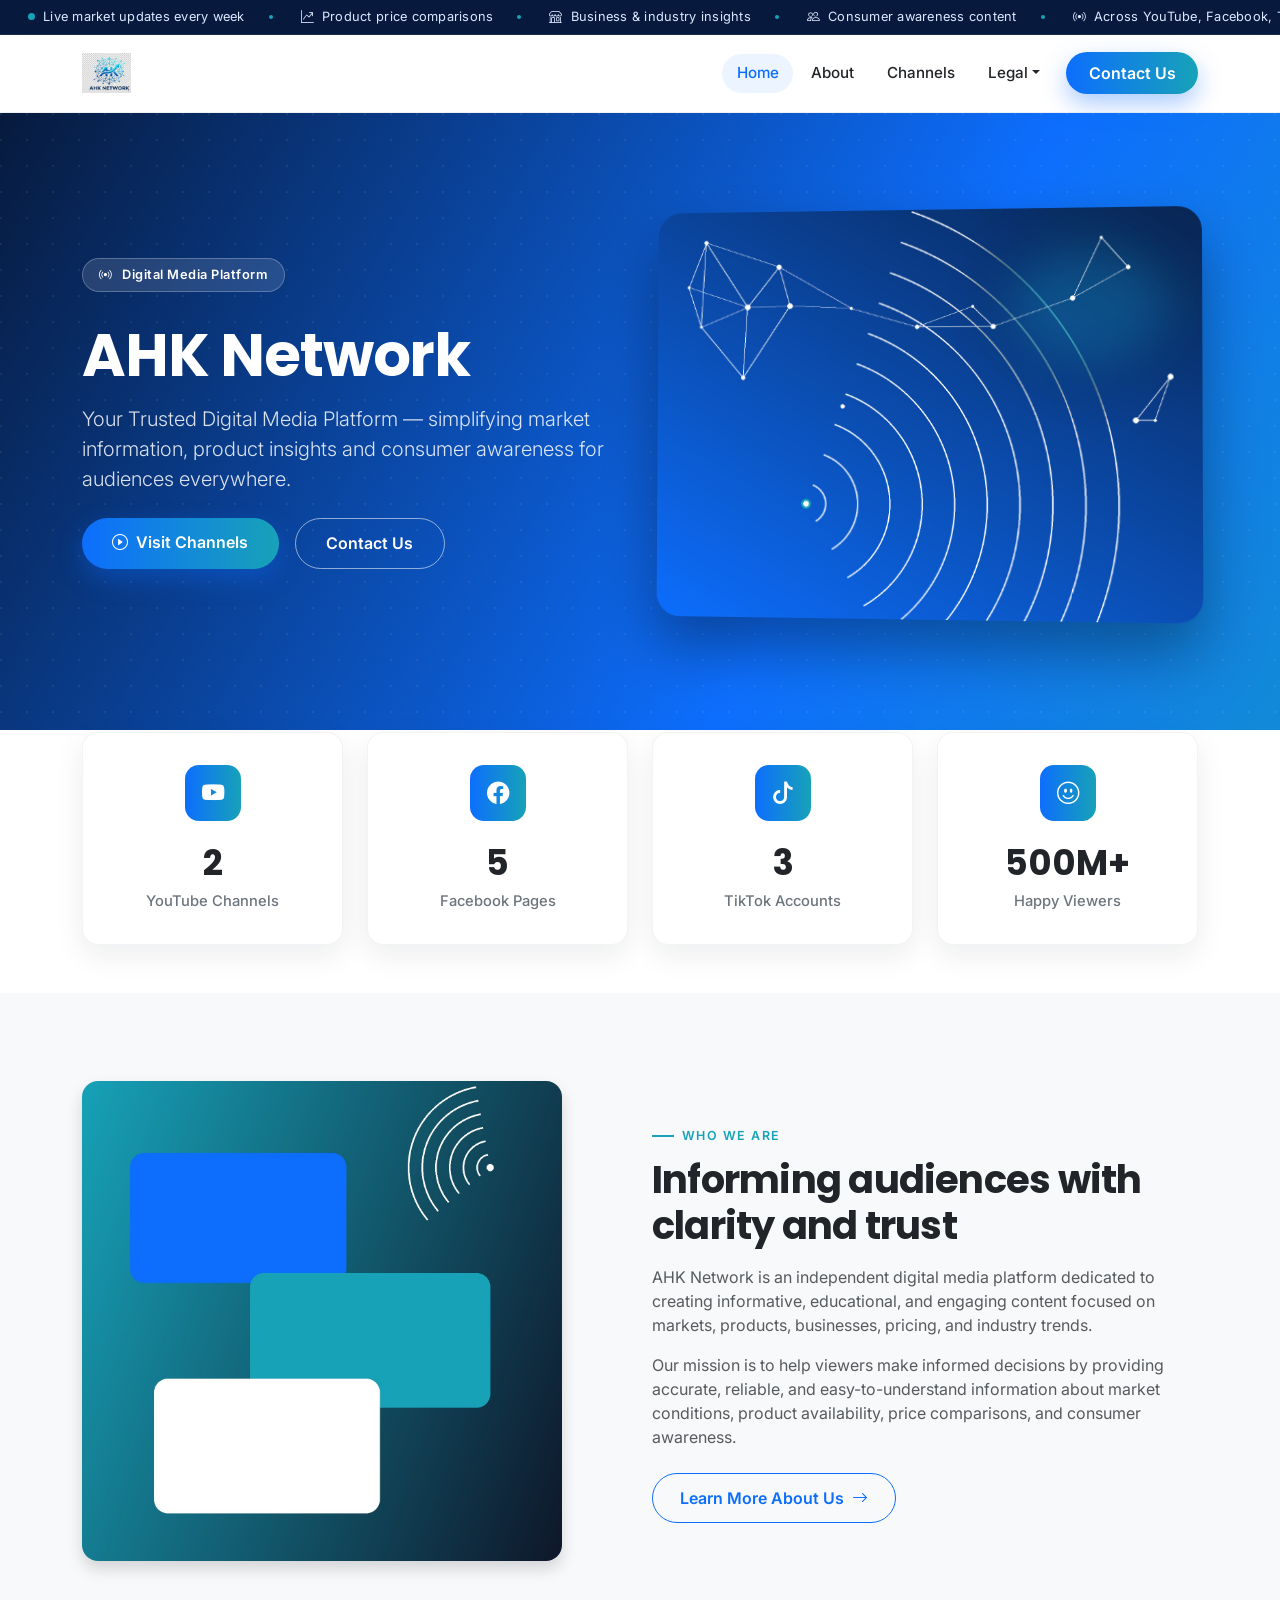
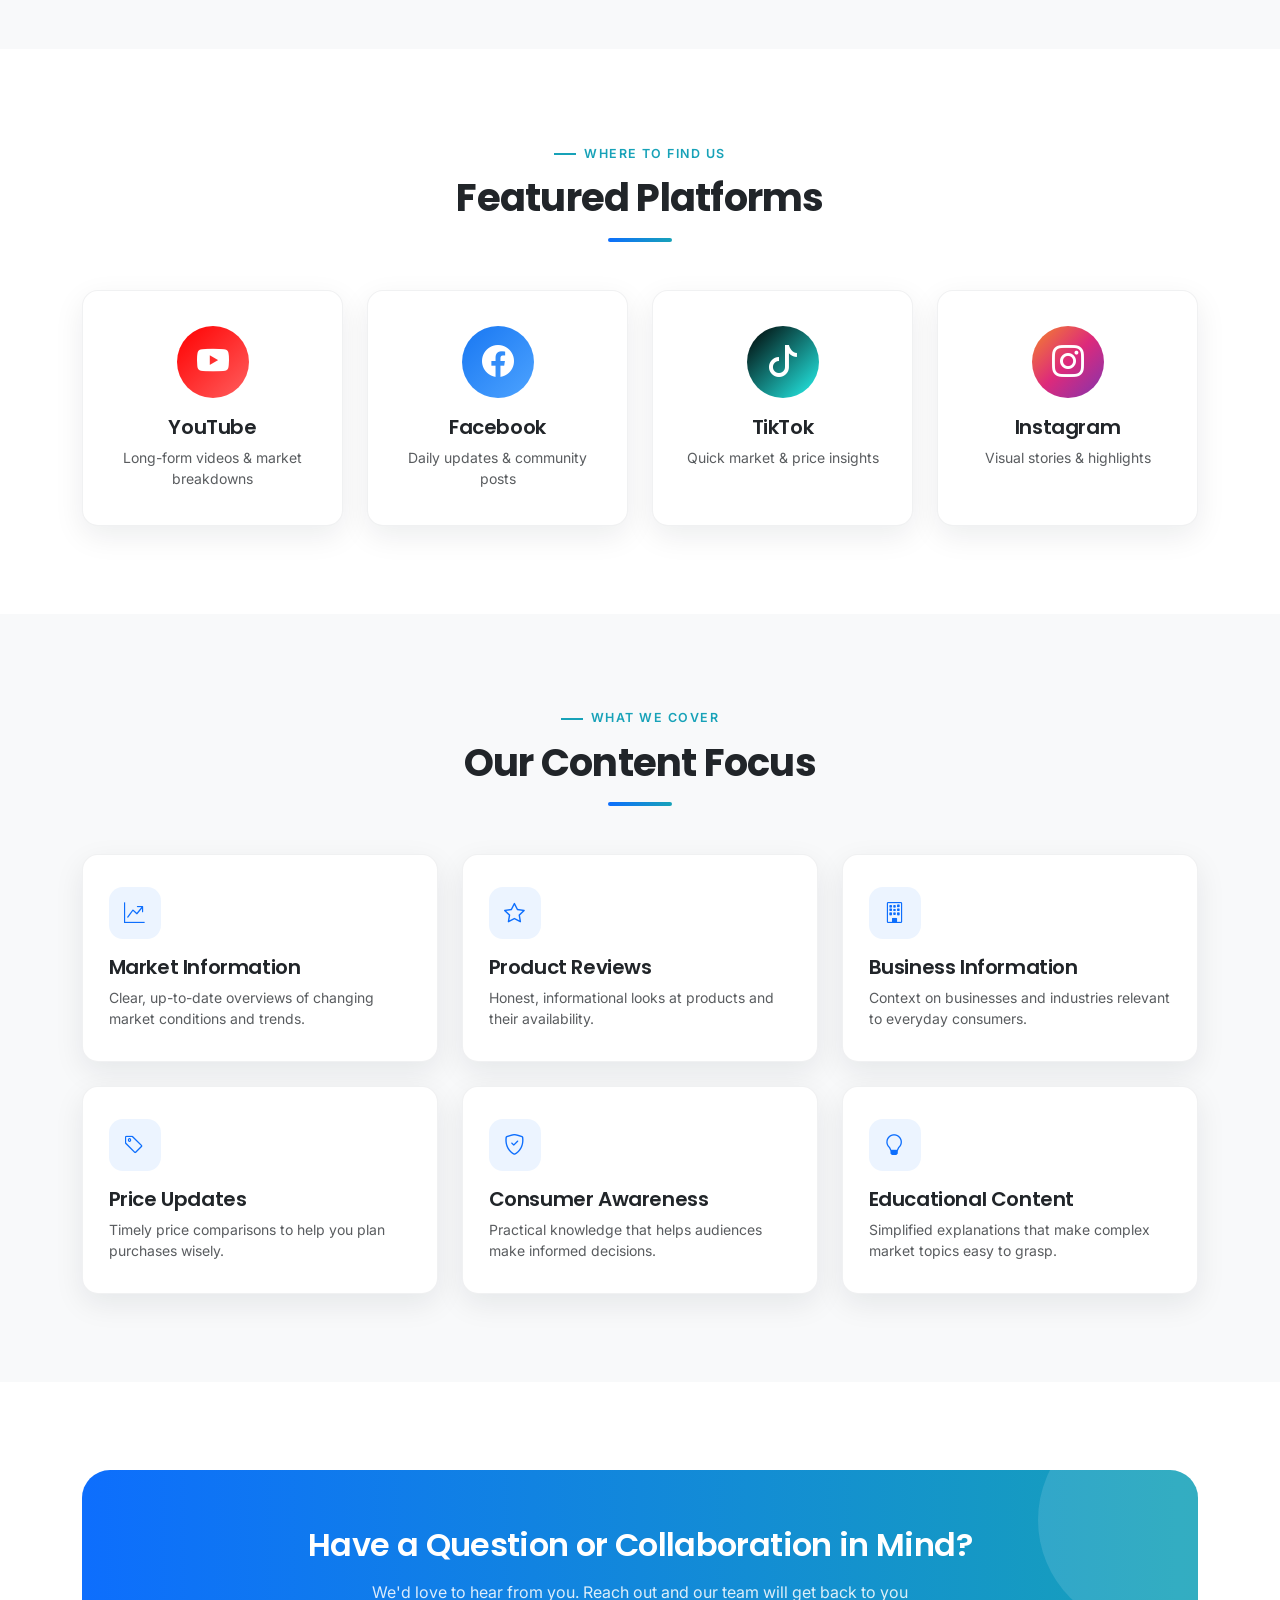
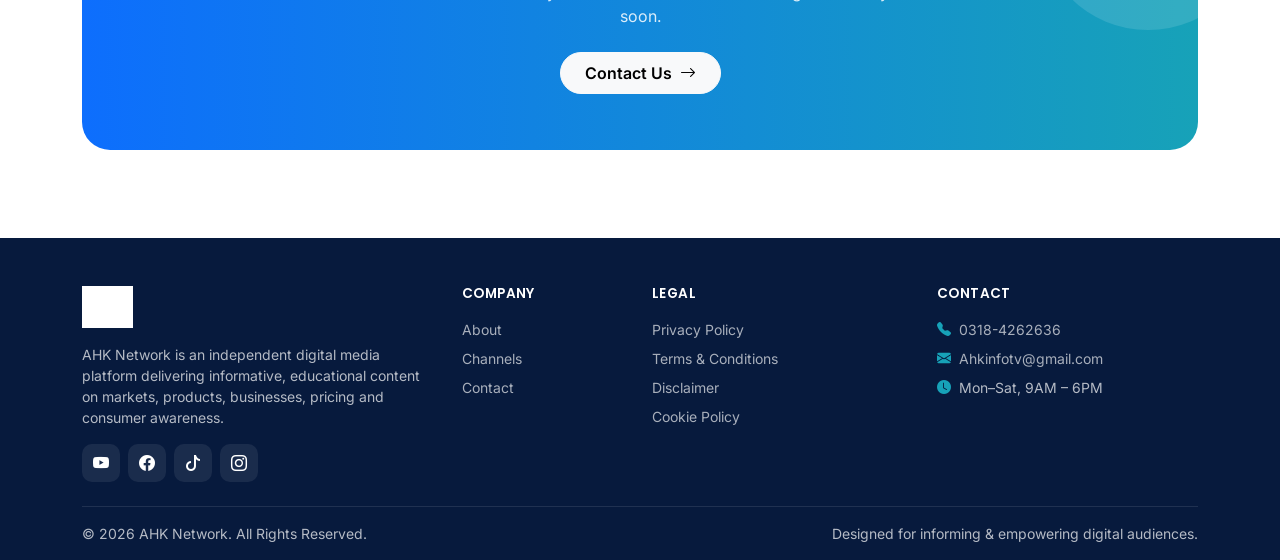
<file: index.html>
<!DOCTYPE html>
<html lang="en">
<head>
  <meta charset="UTF-8">
  <meta name="viewport" content="width=device-width, initial-scale=1.0">
  <title>AHK Network | Your Trusted Digital Media Platform</title>
  <meta name="description" content="AHK Network is an independent digital media platform delivering informative content on markets, products, businesses, pricing and consumer awareness across YouTube, Facebook, TikTok and Instagram.">
  <meta name="keywords" content="AHK Network, digital media platform, market information, product reviews, consumer awareness, price updates, business information">
  <meta name="author" content="AHK Network">
  <meta name="robots" content="index, follow">
  <link rel="canonical" href="https://www.ahknetwork.com/index.html">

  <!-- Open Graph -->
  <meta property="og:type" content="website">
  <meta property="og:title" content="AHK Network | Your Trusted Digital Media Platform">
  <meta property="og:description" content="AHK Network is an independent digital media platform delivering informative content on markets, products, businesses, pricing and consumer awareness across YouTube, Facebook, TikTok and Instagram.">
  <meta property="og:image" content="https://www.ahknetwork.com/assets/images/hero.jpg">
  <meta property="og:url" content="https://www.ahknetwork.com/index.html">
  <meta property="og:site_name" content="AHK Network">

  <!-- Twitter Card -->
  <meta name="twitter:card" content="summary_large_image">
  <meta name="twitter:title" content="AHK Network | Your Trusted Digital Media Platform">
  <meta name="twitter:description" content="AHK Network is an independent digital media platform delivering informative content on markets, products, businesses, pricing and consumer awareness across YouTube, Facebook, TikTok and Instagram.">
  <meta name="twitter:image" content="https://www.ahknetwork.com/assets/images/hero.jpg">

  <!-- Favicon -->
  <link rel="icon" type="image/x-icon" href="assets/images/favicon.ico">
  <link rel="shortcut icon" href="assets/images/favicon.ico">

  <!-- Google Fonts -->
  <link rel="preconnect" href="https://fonts.googleapis.com">
  <link rel="preconnect" href="https://fonts.gstatic.com" crossorigin>
  <link href="https://fonts.googleapis.com/css2?family=Poppins:wght@400;500;600;700&family=Inter:wght@400;500;600&display=swap" rel="stylesheet">

  <!-- Bootstrap 5.3.7 -->
  <link href="https://cdn.jsdelivr.net/npm/bootstrap@5.3.7/dist/css/bootstrap.min.css" rel="stylesheet">
  <!-- Bootstrap Icons -->
  <link rel="stylesheet" href="https://cdn.jsdelivr.net/npm/bootstrap-icons@1.11.3/font/bootstrap-icons.css">
  <!-- Custom Stylesheet -->
  <link rel="stylesheet" href="assets/css/style.css">

</head>
<body>
  <!-- Preloader -->
  <div id="ahk-preloader">
    <div class="ahk-spinner" role="status" aria-label="Loading"></div>
  </div>

  <!-- Skip link for accessibility -->
  <a class="visually-hidden-focusable position-absolute top-0 start-0 bg-white p-2" href="#main-content">Skip to main content</a>

  <!-- Signal Ticker -->
  <div class="ahk-ticker" aria-hidden="true">
    <div class="ticker-track">
      <span class="ticker-item"><span class="pulse-dot"></span>Live market updates every week</span>
      <span class="ticker-item"><i class="bi bi-graph-up-arrow"></i>Product price comparisons</span>
      <span class="ticker-item"><i class="bi bi-shop"></i>Business &amp; industry insights</span>
      <span class="ticker-item"><i class="bi bi-people"></i>Consumer awareness content</span>
      <span class="ticker-item"><i class="bi bi-broadcast"></i>Across YouTube, Facebook, TikTok &amp; Instagram</span>
      <!-- duplicate for seamless loop -->
      <span class="ticker-item"><span class="pulse-dot"></span>Live market updates every week</span>
      <span class="ticker-item"><i class="bi bi-graph-up-arrow"></i>Product price comparisons</span>
      <span class="ticker-item"><i class="bi bi-shop"></i>Business &amp; industry insights</span>
      <span class="ticker-item"><i class="bi bi-people"></i>Consumer awareness content</span>
      <span class="ticker-item"><i class="bi bi-broadcast"></i>Across YouTube, Facebook, TikTok &amp; Instagram</span>
    </div>
  </div>

  <!-- Navbar -->
  <nav class="navbar navbar-expand-lg sticky-top ahk-navbar">
    <div class="container">
      <a class="navbar-brand" href="index.html">
        <img src="assets/images/logo.png" alt="AHK Network Logo">
      </a>
      <button class="navbar-toggler border-0" type="button" data-bs-toggle="collapse" data-bs-target="#ahkNavMenu" aria-controls="ahkNavMenu" aria-expanded="false" aria-label="Toggle navigation">
        <i class="bi bi-list fs-1 text-primary"></i>
      </button>
      <div class="collapse navbar-collapse" id="ahkNavMenu">
        <ul class="navbar-nav ms-auto align-items-lg-center gap-1">
          <li class="nav-item"><a class="nav-link" href="index.html">Home</a></li>
          <li class="nav-item"><a class="nav-link" href="about.html">About</a></li>
          <li class="nav-item"><a class="nav-link" href="channels.html">Channels</a></li>
          <li class="nav-item dropdown">
            <a class="nav-link dropdown-toggle" href="#" id="legalDropdown" role="button" data-bs-toggle="dropdown" aria-expanded="false">Legal</a>
            <ul class="dropdown-menu dropdown-menu-end shadow border-0 rounded-3" aria-labelledby="legalDropdown">
              <li><a class="dropdown-item" href="privacy.html">Privacy Policy</a></li>
              <li><a class="dropdown-item" href="terms.html">Terms &amp; Conditions</a></li>
              <li><a class="dropdown-item" href="disclaimer.html">Disclaimer</a></li>
              <li><a class="dropdown-item" href="cookie-policy.html">Cookie Policy</a></li>
            </ul>
          </li>
          <li class="nav-item ms-lg-2 mt-2 mt-lg-0">
            <a class="btn btn-ahk-primary btn-nav-cta" href="contact.html">Contact Us</a>
          </li>
        </ul>
      </div>
    </div>
  </nav>

  <main id="main-content">

    <!-- HERO -->
    <header class="ahk-hero">
      <div class="container position-relative">
        <div class="row align-items-center gy-5">
          <div class="col-lg-6">
            <span class="hero-eyebrow mb-3"><i class="bi bi-broadcast"></i> Digital Media Platform</span>
            <h1 class="text-white mt-3 mb-3">AHK Network</h1>
            <p class="lead mb-4">Your Trusted Digital Media Platform — simplifying market information, product insights and consumer awareness for audiences everywhere.</p>
            <div class="d-flex flex-wrap gap-3">
              <a href="channels.html" class="btn btn-ahk-primary"><i class="bi bi-play-circle me-2"></i>Visit Channels</a>
              <a href="contact.html" class="btn btn-ahk-outline-light">Contact Us</a>
            </div>
          </div>
          <div class="col-lg-6">
            <div class="hero-media">
              <img src="assets/images/hero.jpg" alt="AHK Network broadcast signal illustration" width="1600" height="1200">
            </div>
          </div>
        </div>
      </div>
    </header>

    <!-- STATISTICS -->
    <section class="py-5">
      <div class="container">
        <div class="row g-4 mt-n5 mt-lg-n5" style="margin-top:-70px;">
          <div class="col-6 col-lg-3 reveal">
            <div class="stat-card">
              <div class="stat-icon"><i class="bi bi-youtube"></i></div>
              <div class="stat-number"><span data-counter="2" data-suffix="">0</span></div>
              <div class="stat-label">YouTube Channels</div>
            </div>
          </div>
          <div class="col-6 col-lg-3 reveal">
            <div class="stat-card">
              <div class="stat-icon"><i class="bi bi-facebook"></i></div>
              <div class="stat-number"><span data-counter="5" data-suffix="">0</span></div>
              <div class="stat-label">Facebook Pages</div>
            </div>
          </div>
          <div class="col-6 col-lg-3 reveal">
            <div class="stat-card">
              <div class="stat-icon"><i class="bi bi-tiktok"></i></div>
              <div class="stat-number"><span data-counter="3" data-suffix="">0</span></div>
              <div class="stat-label">TikTok Accounts</div>
            </div>
          </div>
          <div class="col-6 col-lg-3 reveal">
            <div class="stat-card">
              <div class="stat-icon"><i class="bi bi-emoji-smile"></i></div>
              <div class="stat-number"><span data-counter="500" data-suffix="M+">0</span></div>
              <div class="stat-label">Happy Viewers</div>
            </div>
          </div>
        </div>
      </div>
    </section>

    <!-- ABOUT PREVIEW -->
    <section class="section-light">
      <div class="container">
        <div class="row align-items-center gy-5">
          <div class="col-lg-6 reveal">
            <div class="ratio ratio-1x1 rounded-4 overflow-hidden shadow" style="max-width:480px;">
              <img src="assets/images/about.jpg" alt="AHK Network content and channels illustration" class="w-100 h-100" style="object-fit:cover;">
            </div>
          </div>
          <div class="col-lg-6 reveal">
            <span class="eyebrow">Who We Are</span>
            <h2 class="section-title mb-3">Informing audiences with clarity and trust</h2>
            <p class="text-muted mb-3">AHK Network is an independent digital media platform dedicated to creating informative, educational, and engaging content focused on markets, products, businesses, pricing, and industry trends.</p>
            <p class="text-muted mb-4">Our mission is to help viewers make informed decisions by providing accurate, reliable, and easy-to-understand information about market conditions, product availability, price comparisons, and consumer awareness.</p>
            <a href="about.html" class="btn btn-ahk-outline">Learn More About Us <i class="bi bi-arrow-right ms-1"></i></a>
          </div>
        </div>
      </div>
    </section>

    <!-- FEATURED PLATFORMS -->
    <section>
      <div class="container">
        <div class="text-center mb-5 reveal">
          <span class="eyebrow justify-content-center">Where To Find Us</span>
          <h2 class="section-title">Featured Platforms</h2>
          <div class="divider-brand mx-auto mt-3"></div>
        </div>
        <div class="row g-4">
          <div class="col-6 col-lg-3 reveal">
            <div class="ahk-card platform-card youtube">
              <div class="platform-icon"><i class="bi bi-youtube"></i></div>
              <h5>YouTube</h5>
              <p class="text-muted small mb-0">Long-form videos &amp; market breakdowns</p>
            </div>
          </div>
          <div class="col-6 col-lg-3 reveal">
            <div class="ahk-card platform-card facebook">
              <div class="platform-icon"><i class="bi bi-facebook"></i></div>
              <h5>Facebook</h5>
              <p class="text-muted small mb-0">Daily updates &amp; community posts</p>
            </div>
          </div>
          <div class="col-6 col-lg-3 reveal">
            <div class="ahk-card platform-card tiktok">
              <div class="platform-icon"><i class="bi bi-tiktok"></i></div>
              <h5>TikTok</h5>
              <p class="text-muted small mb-0">Quick market &amp; price insights</p>
            </div>
          </div>
          <div class="col-6 col-lg-3 reveal">
            <div class="ahk-card platform-card instagram">
              <div class="platform-icon"><i class="bi bi-instagram"></i></div>
              <h5>Instagram</h5>
              <p class="text-muted small mb-0">Visual stories &amp; highlights</p>
            </div>
          </div>
        </div>
      </div>
    </section>

    <!-- SERVICES -->
    <section class="section-light">
      <div class="container">
        <div class="text-center mb-5 reveal">
          <span class="eyebrow justify-content-center">What We Cover</span>
          <h2 class="section-title">Our Content Focus</h2>
          <div class="divider-brand mx-auto mt-3"></div>
        </div>
        <div class="row g-4">
          <div class="col-md-6 col-lg-4 reveal">
            <div class="ahk-card service-card">
              <div class="icon-tile"><i class="bi bi-graph-up-arrow"></i></div>
              <h5>Market Information</h5>
              <p class="text-muted small mb-0">Clear, up-to-date overviews of changing market conditions and trends.</p>
            </div>
          </div>
          <div class="col-md-6 col-lg-4 reveal">
            <div class="ahk-card service-card">
              <div class="icon-tile"><i class="bi bi-star"></i></div>
              <h5>Product Reviews</h5>
              <p class="text-muted small mb-0">Honest, informational looks at products and their availability.</p>
            </div>
          </div>
          <div class="col-md-6 col-lg-4 reveal">
            <div class="ahk-card service-card">
              <div class="icon-tile"><i class="bi bi-building"></i></div>
              <h5>Business Information</h5>
              <p class="text-muted small mb-0">Context on businesses and industries relevant to everyday consumers.</p>
            </div>
          </div>
          <div class="col-md-6 col-lg-4 reveal">
            <div class="ahk-card service-card">
              <div class="icon-tile"><i class="bi bi-tag"></i></div>
              <h5>Price Updates</h5>
              <p class="text-muted small mb-0">Timely price comparisons to help you plan purchases wisely.</p>
            </div>
          </div>
          <div class="col-md-6 col-lg-4 reveal">
            <div class="ahk-card service-card">
              <div class="icon-tile"><i class="bi bi-shield-check"></i></div>
              <h5>Consumer Awareness</h5>
              <p class="text-muted small mb-0">Practical knowledge that helps audiences make informed decisions.</p>
            </div>
          </div>
          <div class="col-md-6 col-lg-4 reveal">
            <div class="ahk-card service-card">
              <div class="icon-tile"><i class="bi bi-lightbulb"></i></div>
              <h5>Educational Content</h5>
              <p class="text-muted small mb-0">Simplified explanations that make complex market topics easy to grasp.</p>
            </div>
          </div>
        </div>
      </div>
    </section>

    <!-- CTA -->
    <section>
      <div class="container">
        <div class="ahk-cta text-center reveal">
          <h2 class="text-white mb-3">Have a Question or Collaboration in Mind?</h2>
          <p class="mb-4" style="max-width:560px; margin-inline:auto; color:rgba(255,255,255,.85);">We'd love to hear from you. Reach out and our team will get back to you soon.</p>
          <a href="contact.html" class="btn btn-light fw-semibold px-4 py-2 rounded-pill">Contact Us <i class="bi bi-arrow-right ms-1"></i></a>
        </div>
      </div>
    </section>

  </main>

  <!-- Footer -->
  <footer class="ahk-footer pt-5">
    <div class="container">
      <div class="row gy-4">
        <div class="col-lg-4">
          <img src="assets/images/logo.png" alt="AHK Network" style="height:42px; filter: brightness(0) invert(1);" class="mb-3">
          <p class="small mb-3">AHK Network is an independent digital media platform delivering informative, educational content on markets, products, businesses, pricing and consumer awareness.</p>
          <div class="d-flex gap-2">
            <a href="https://youtube.com/@ahkinformationtv" target="_blank" rel="noopener" class="social-icon" aria-label="YouTube"><i class="bi bi-youtube"></i></a>
            <a href="#" target="_blank" rel="noopener" class="social-icon" aria-label="Facebook"><i class="bi bi-facebook"></i></a>
            <a href="https://www.tiktok.com/@ahkinformationtvvedios" target="_blank" rel="noopener" class="social-icon" aria-label="TikTok"><i class="bi bi-tiktok"></i></a>
            <a href="#" target="_blank" rel="noopener" class="social-icon" aria-label="Instagram"><i class="bi bi-instagram"></i></a>
          </div>
        </div>
        <div class="col-6 col-lg-2">
          <h6 class="mb-3">Company</h6>
          <ul class="list-unstyled small">
            <li class="mb-2"><a href="about.html">About</a></li>
            <li class="mb-2"><a href="channels.html">Channels</a></li>
            <li class="mb-2"><a href="contact.html">Contact</a></li>
          </ul>
        </div>
        <div class="col-6 col-lg-3">
          <h6 class="mb-3">Legal</h6>
          <ul class="list-unstyled small">
            <li class="mb-2"><a href="privacy.html">Privacy Policy</a></li>
            <li class="mb-2"><a href="terms.html">Terms &amp; Conditions</a></li>
            <li class="mb-2"><a href="disclaimer.html">Disclaimer</a></li>
            <li class="mb-2"><a href="cookie-policy.html">Cookie Policy</a></li>
          </ul>
        </div>
        <div class="col-lg-3">
          <h6 class="mb-3">Contact</h6>
          <ul class="list-unstyled small">
            <li class="mb-2"><i class="bi bi-telephone-fill me-2 text-accent"></i><a href="tel:03184262636">0318-4262636</a></li>
            <li class="mb-2"><i class="bi bi-envelope-fill me-2 text-accent"></i><a href="mailto:Ahkinfotv@gmail.com">Ahkinfotv@gmail.com</a></li>
            <li class="mb-2"><i class="bi bi-clock-fill me-2 text-accent"></i>Mon–Sat, 9AM – 6PM</li>
          </ul>
        </div>
      </div>
      <div class="footer-bottom py-3 mt-4 d-flex flex-column flex-md-row justify-content-between align-items-center gap-2">
        <p class="small mb-0">© <span class="ahk-year"><script>new Date().getFullYear();</script></span> AHK Network. All Rights Reserved.</p>
        <p class="small mb-0">Designed for informing &amp; empowering digital audiences.</p>
      </div>
    </div>
  </footer>

  <!-- Scroll to top -->
  <button id="ahk-scrolltop" aria-label="Scroll to top"><i class="bi bi-arrow-up"></i></button>

  <!-- Bootstrap Bundle -->
  <script src="https://cdn.jsdelivr.net/npm/bootstrap@5.3.7/dist/js/bootstrap.bundle.min.js"></script>
  <!-- Custom JS -->
  <script src="assets/js/script.js"></script>

</body>
</html>
</file>
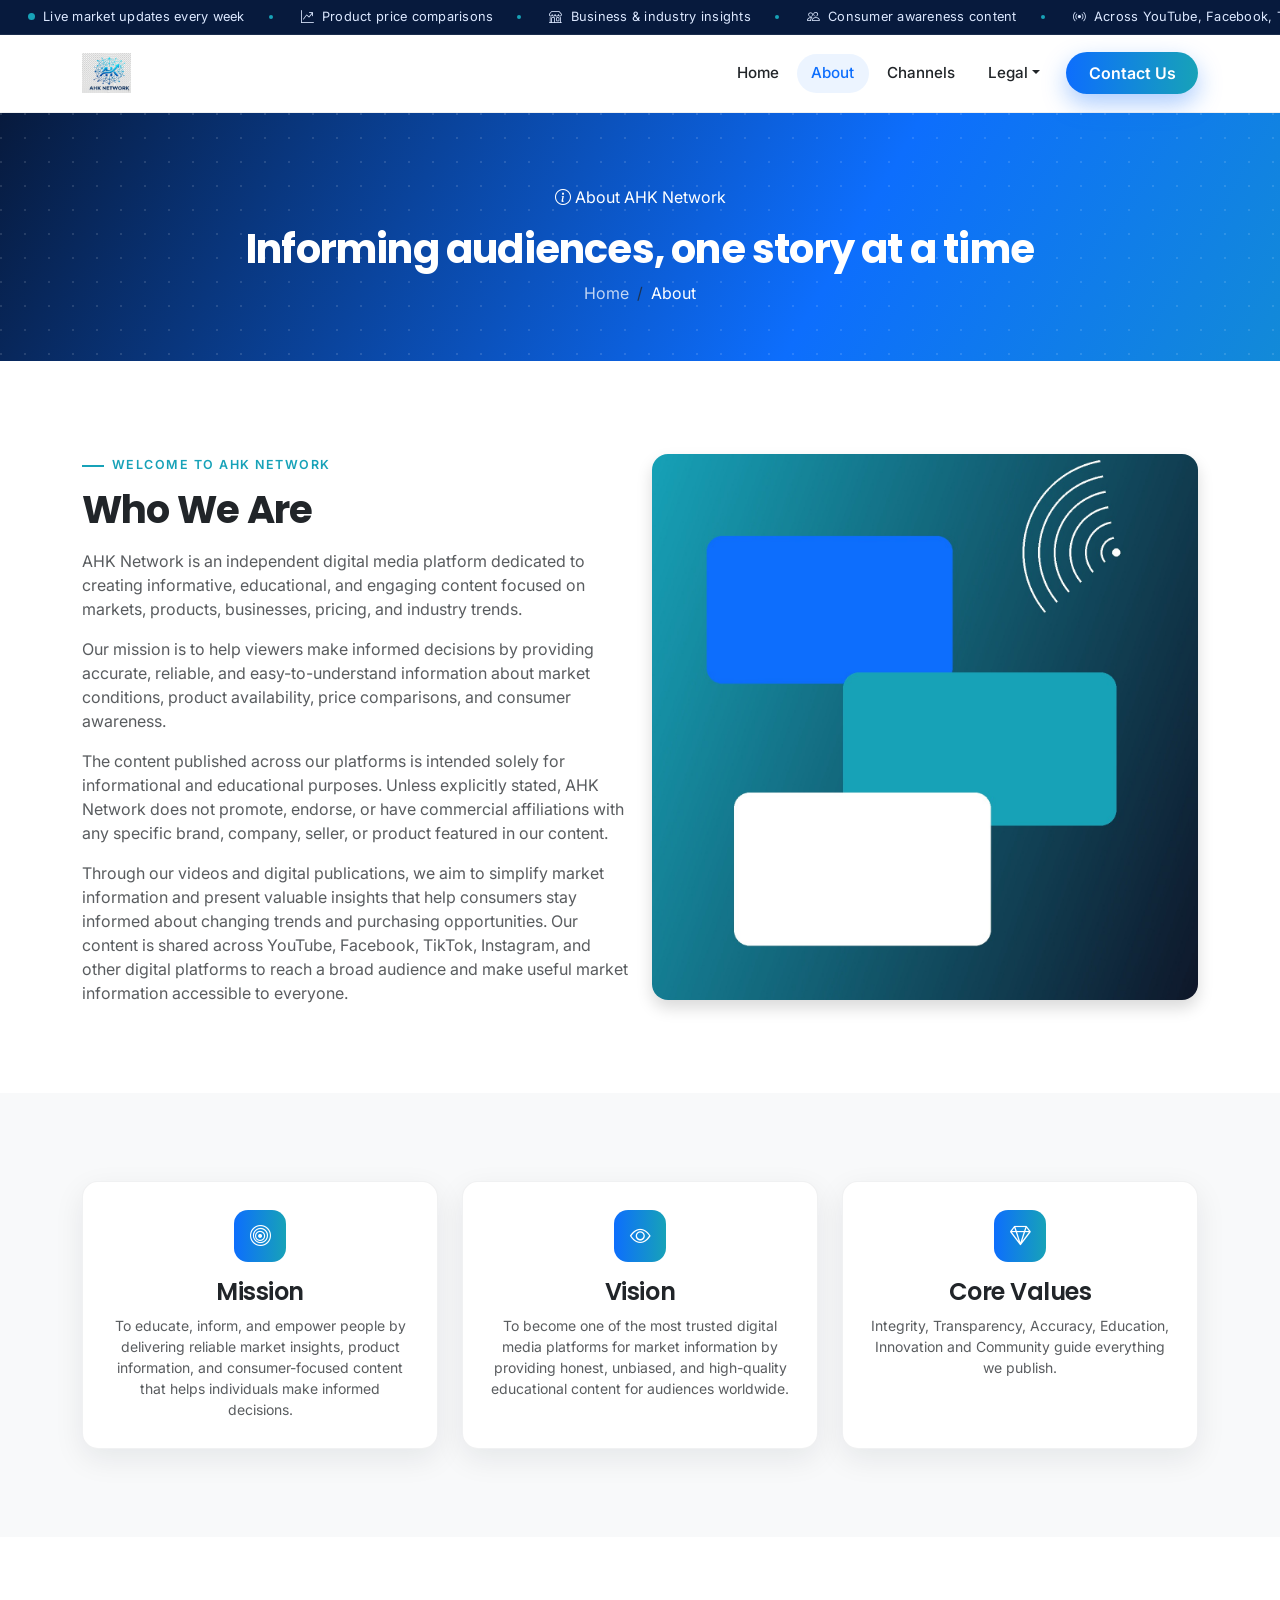
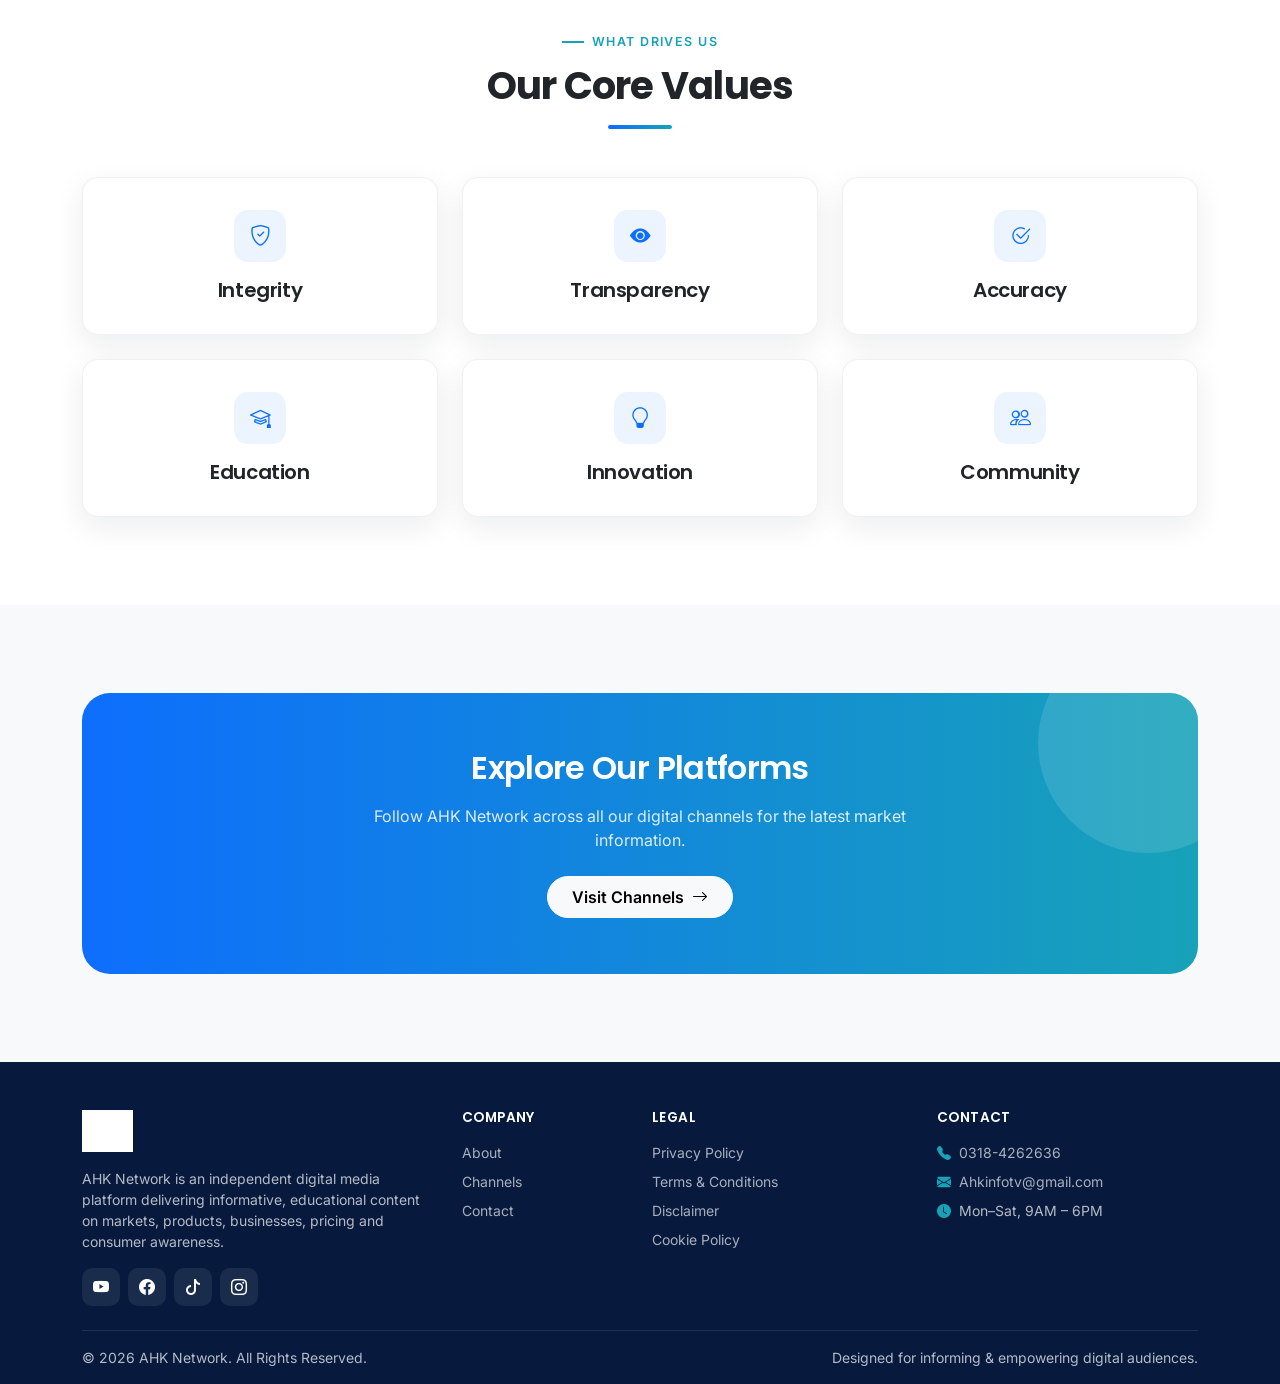
<file: about.html>
<!DOCTYPE html>
<html lang="en">
<head>
  <meta charset="UTF-8">
  <meta name="viewport" content="width=device-width, initial-scale=1.0">
  <title>About Us | AHK Network</title>
  <meta name="description" content="Learn about AHK Network's mission, vision and core values as an independent digital media platform focused on market information and consumer awareness.">
  <meta name="keywords" content="about AHK Network, digital media mission, vision, core values, market education">
  <meta name="author" content="AHK Network">
  <meta name="robots" content="index, follow">
  <link rel="canonical" href="https://www.ahknetwork.com/about.html">

  <!-- Open Graph -->
  <meta property="og:type" content="website">
  <meta property="og:title" content="About Us | AHK Network">
  <meta property="og:description" content="Learn about AHK Network's mission, vision and core values as an independent digital media platform focused on market information and consumer awareness.">
  <meta property="og:image" content="https://www.ahknetwork.com/assets/images/hero.jpg">
  <meta property="og:url" content="https://www.ahknetwork.com/about.html">
  <meta property="og:site_name" content="AHK Network">

  <!-- Twitter Card -->
  <meta name="twitter:card" content="summary_large_image">
  <meta name="twitter:title" content="About Us | AHK Network">
  <meta name="twitter:description" content="Learn about AHK Network's mission, vision and core values as an independent digital media platform focused on market information and consumer awareness.">
  <meta name="twitter:image" content="https://www.ahknetwork.com/assets/images/hero.jpg">

  <!-- Favicon -->
  <link rel="icon" type="image/x-icon" href="assets/images/favicon.ico">
  <link rel="shortcut icon" href="assets/images/favicon.ico">

  <!-- Google Fonts -->
  <link rel="preconnect" href="https://fonts.googleapis.com">
  <link rel="preconnect" href="https://fonts.gstatic.com" crossorigin>
  <link href="https://fonts.googleapis.com/css2?family=Poppins:wght@400;500;600;700&family=Inter:wght@400;500;600&display=swap" rel="stylesheet">

  <!-- Bootstrap 5.3.7 -->
  <link href="https://cdn.jsdelivr.net/npm/bootstrap@5.3.7/dist/css/bootstrap.min.css" rel="stylesheet">
  <!-- Bootstrap Icons -->
  <link rel="stylesheet" href="https://cdn.jsdelivr.net/npm/bootstrap-icons@1.11.3/font/bootstrap-icons.css">
  <!-- Custom Stylesheet -->
  <link rel="stylesheet" href="assets/css/style.css">

</head>
<body>
  <!-- Preloader -->
  <div id="ahk-preloader">
    <div class="ahk-spinner" role="status" aria-label="Loading"></div>
  </div>

  <!-- Skip link for accessibility -->
  <a class="visually-hidden-focusable position-absolute top-0 start-0 bg-white p-2" href="#main-content">Skip to main content</a>

  <!-- Signal Ticker -->
  <div class="ahk-ticker" aria-hidden="true">
    <div class="ticker-track">
      <span class="ticker-item"><span class="pulse-dot"></span>Live market updates every week</span>
      <span class="ticker-item"><i class="bi bi-graph-up-arrow"></i>Product price comparisons</span>
      <span class="ticker-item"><i class="bi bi-shop"></i>Business &amp; industry insights</span>
      <span class="ticker-item"><i class="bi bi-people"></i>Consumer awareness content</span>
      <span class="ticker-item"><i class="bi bi-broadcast"></i>Across YouTube, Facebook, TikTok &amp; Instagram</span>
      <!-- duplicate for seamless loop -->
      <span class="ticker-item"><span class="pulse-dot"></span>Live market updates every week</span>
      <span class="ticker-item"><i class="bi bi-graph-up-arrow"></i>Product price comparisons</span>
      <span class="ticker-item"><i class="bi bi-shop"></i>Business &amp; industry insights</span>
      <span class="ticker-item"><i class="bi bi-people"></i>Consumer awareness content</span>
      <span class="ticker-item"><i class="bi bi-broadcast"></i>Across YouTube, Facebook, TikTok &amp; Instagram</span>
    </div>
  </div>

  <!-- Navbar -->
  <nav class="navbar navbar-expand-lg sticky-top ahk-navbar">
    <div class="container">
      <a class="navbar-brand" href="index.html">
        <img src="assets/images/logo.png" alt="AHK Network Logo">
      </a>
      <button class="navbar-toggler border-0" type="button" data-bs-toggle="collapse" data-bs-target="#ahkNavMenu" aria-controls="ahkNavMenu" aria-expanded="false" aria-label="Toggle navigation">
        <i class="bi bi-list fs-1 text-primary"></i>
      </button>
      <div class="collapse navbar-collapse" id="ahkNavMenu">
        <ul class="navbar-nav ms-auto align-items-lg-center gap-1">
          <li class="nav-item"><a class="nav-link" href="index.html">Home</a></li>
          <li class="nav-item"><a class="nav-link" href="about.html">About</a></li>
          <li class="nav-item"><a class="nav-link" href="channels.html">Channels</a></li>
          <li class="nav-item dropdown">
            <a class="nav-link dropdown-toggle" href="#" id="legalDropdown" role="button" data-bs-toggle="dropdown" aria-expanded="false">Legal</a>
            <ul class="dropdown-menu dropdown-menu-end shadow border-0 rounded-3" aria-labelledby="legalDropdown">
              <li><a class="dropdown-item" href="privacy.html">Privacy Policy</a></li>
              <li><a class="dropdown-item" href="terms.html">Terms &amp; Conditions</a></li>
              <li><a class="dropdown-item" href="disclaimer.html">Disclaimer</a></li>
              <li><a class="dropdown-item" href="cookie-policy.html">Cookie Policy</a></li>
            </ul>
          </li>
          <li class="nav-item ms-lg-2 mt-2 mt-lg-0">
            <a class="btn btn-ahk-primary btn-nav-cta" href="contact.html">Contact Us</a>
          </li>
        </ul>
      </div>
    </div>
  </nav>

  <main id="main-content">

    <header class="ahk-page-hero">
      <div class="container position-relative text-center">
        <span class="hero-eyebrow mb-3"><i class="bi bi-info-circle"></i> About AHK Network</span>
        <h1 class="mt-3 mb-2">Informing audiences, one story at a time</h1>
        <nav aria-label="breadcrumb" class="ahk-breadcrumb">
          <ol class="breadcrumb justify-content-center mb-0">
            <li class="breadcrumb-item"><a href="index.html">Home</a></li>
            <li class="breadcrumb-item active" aria-current="page">About</li>
          </ol>
        </nav>
      </div>
    </header>

    <section>
      <div class="container">
        <div class="row align-items-center gy-5">
          <div class="col-lg-6 order-lg-2 reveal">
            <div class="rounded-4 overflow-hidden shadow">
              <img src="assets/images/about.jpg" alt="AHK Network digital content illustration" class="w-100 h-100" style="object-fit:cover;">
            </div>
          </div>
          <div class="col-lg-6 order-lg-1 reveal">
            <span class="eyebrow">Welcome to AHK Network</span>
            <h2 class="section-title mb-3">Who We Are</h2>
            <p class="text-muted">AHK Network is an independent digital media platform dedicated to creating informative, educational, and engaging content focused on markets, products, businesses, pricing, and industry trends.</p>
            <p class="text-muted">Our mission is to help viewers make informed decisions by providing accurate, reliable, and easy-to-understand information about market conditions, product availability, price comparisons, and consumer awareness.</p>
            <p class="text-muted">The content published across our platforms is intended solely for informational and educational purposes. Unless explicitly stated, AHK Network does not promote, endorse, or have commercial affiliations with any specific brand, company, seller, or product featured in our content.</p>
            <p class="text-muted mb-0">Through our videos and digital publications, we aim to simplify market information and present valuable insights that help consumers stay informed about changing trends and purchasing opportunities. Our content is shared across YouTube, Facebook, TikTok, Instagram, and other digital platforms to reach a broad audience and make useful market information accessible to everyone.</p>
          </div>
        </div>
      </div>
    </section>

    <section class="section-light">
      <div class="container">
        <div class="row g-4">
          <div class="col-md-4 reveal">
            <div class="ahk-card h-100">
              <div class="card-body text-center">
                <div class="icon-tile mx-auto"><i class="bi bi-bullseye"></i></div>
                <h4>Mission</h4>
                <p class="text-muted small mb-0">To educate, inform, and empower people by delivering reliable market insights, product information, and consumer-focused content that helps individuals make informed decisions.</p>
              </div>
            </div>
          </div>
          <div class="col-md-4 reveal">
            <div class="ahk-card h-100">
              <div class="card-body text-center">
                <div class="icon-tile mx-auto"><i class="bi bi-eye"></i></div>
                <h4>Vision</h4>
                <p class="text-muted small mb-0">To become one of the most trusted digital media platforms for market information by providing honest, unbiased, and high-quality educational content for audiences worldwide.</p>
              </div>
            </div>
          </div>
          <div class="col-md-4 reveal">
            <div class="ahk-card h-100">
              <div class="card-body text-center">
                <div class="icon-tile mx-auto"><i class="bi bi-gem"></i></div>
                <h4>Core Values</h4>
                <p class="text-muted small mb-0">Integrity, Transparency, Accuracy, Education, Innovation and Community guide everything we publish.</p>
              </div>
            </div>
          </div>
        </div>
      </div>
    </section>

    <section>
      <div class="container">
        <div class="text-center mb-5 reveal">
          <span class="eyebrow justify-content-center">What Drives Us</span>
          <h2 class="section-title">Our Core Values</h2>
          <div class="divider-brand mx-auto mt-3"></div>
        </div>
        <div class="row g-4">
          <div class="col-6 col-lg-4 reveal">
            <div class="ahk-card service-card text-center h-100">
              <div class="icon-tile mx-auto"><i class="bi bi-shield-check"></i></div>
              <h5 class="mb-0">Integrity</h5>
            </div>
          </div>
          <div class="col-6 col-lg-4 reveal">
            <div class="ahk-card service-card text-center h-100">
              <div class="icon-tile mx-auto"><i class="bi bi-eye-fill"></i></div>
              <h5 class="mb-0">Transparency</h5>
            </div>
          </div>
          <div class="col-6 col-lg-4 reveal">
            <div class="ahk-card service-card text-center h-100">
              <div class="icon-tile mx-auto"><i class="bi bi-check2-circle"></i></div>
              <h5 class="mb-0">Accuracy</h5>
            </div>
          </div>
          <div class="col-6 col-lg-4 reveal">
            <div class="ahk-card service-card text-center h-100">
              <div class="icon-tile mx-auto"><i class="bi bi-mortarboard"></i></div>
              <h5 class="mb-0">Education</h5>
            </div>
          </div>
          <div class="col-6 col-lg-4 reveal">
            <div class="ahk-card service-card text-center h-100">
              <div class="icon-tile mx-auto"><i class="bi bi-lightbulb"></i></div>
              <h5 class="mb-0">Innovation</h5>
            </div>
          </div>
          <div class="col-6 col-lg-4 reveal">
            <div class="ahk-card service-card text-center h-100">
              <div class="icon-tile mx-auto"><i class="bi bi-people"></i></div>
              <h5 class="mb-0">Community</h5>
            </div>
          </div>
        </div>
      </div>
    </section>

    <section class="section-light">
      <div class="container">
        <div class="ahk-cta text-center reveal">
          <h2 class="text-white mb-3">Explore Our Platforms</h2>
          <p class="mb-4" style="max-width:560px; margin-inline:auto; color:rgba(255,255,255,.85);">Follow AHK Network across all our digital channels for the latest market information.</p>
          <a href="channels.html" class="btn btn-light fw-semibold px-4 py-2 rounded-pill">Visit Channels <i class="bi bi-arrow-right ms-1"></i></a>
        </div>
      </div>
    </section>

  </main>

  <!-- Footer -->
  <footer class="ahk-footer pt-5">
    <div class="container">
      <div class="row gy-4">
        <div class="col-lg-4">
          <img src="assets/images/logo.png" alt="AHK Network" style="height:42px; filter: brightness(0) invert(1);" class="mb-3">
          <p class="small mb-3">AHK Network is an independent digital media platform delivering informative, educational content on markets, products, businesses, pricing and consumer awareness.</p>
          <div class="d-flex gap-2">
            <a href="https://youtube.com/@ahkinformationtv" target="_blank" rel="noopener" class="social-icon" aria-label="YouTube"><i class="bi bi-youtube"></i></a>
            <a href="#" target="_blank" rel="noopener" class="social-icon" aria-label="Facebook"><i class="bi bi-facebook"></i></a>
            <a href="https://www.tiktok.com/@ahkinformationtvvedios" target="_blank" rel="noopener" class="social-icon" aria-label="TikTok"><i class="bi bi-tiktok"></i></a>
            <a href="#" target="_blank" rel="noopener" class="social-icon" aria-label="Instagram"><i class="bi bi-instagram"></i></a>
          </div>
        </div>
        <div class="col-6 col-lg-2">
          <h6 class="mb-3">Company</h6>
          <ul class="list-unstyled small">
            <li class="mb-2"><a href="about.html">About</a></li>
            <li class="mb-2"><a href="channels.html">Channels</a></li>
            <li class="mb-2"><a href="contact.html">Contact</a></li>
          </ul>
        </div>
        <div class="col-6 col-lg-3">
          <h6 class="mb-3">Legal</h6>
          <ul class="list-unstyled small">
            <li class="mb-2"><a href="privacy.html">Privacy Policy</a></li>
            <li class="mb-2"><a href="terms.html">Terms &amp; Conditions</a></li>
            <li class="mb-2"><a href="disclaimer.html">Disclaimer</a></li>
            <li class="mb-2"><a href="cookie-policy.html">Cookie Policy</a></li>
          </ul>
        </div>
        <div class="col-lg-3">
          <h6 class="mb-3">Contact</h6>
          <ul class="list-unstyled small">
            <li class="mb-2"><i class="bi bi-telephone-fill me-2 text-accent"></i><a href="tel:03184262636">0318-4262636</a></li>
            <li class="mb-2"><i class="bi bi-envelope-fill me-2 text-accent"></i><a href="mailto:Ahkinfotv@gmail.com">Ahkinfotv@gmail.com</a></li>
            <li class="mb-2"><i class="bi bi-clock-fill me-2 text-accent"></i>Mon–Sat, 9AM – 6PM</li>
          </ul>
        </div>
      </div>
      <div class="footer-bottom py-3 mt-4 d-flex flex-column flex-md-row justify-content-between align-items-center gap-2">
        <p class="small mb-0">© <span class="ahk-year"><script>new Date().getFullYear();</script></span> AHK Network. All Rights Reserved.</p>
        <p class="small mb-0">Designed for informing &amp; empowering digital audiences.</p>
      </div>
    </div>
  </footer>

  <!-- Scroll to top -->
  <button id="ahk-scrolltop" aria-label="Scroll to top"><i class="bi bi-arrow-up"></i></button>

  <!-- Bootstrap Bundle -->
  <script src="https://cdn.jsdelivr.net/npm/bootstrap@5.3.7/dist/js/bootstrap.bundle.min.js"></script>
  <!-- Custom JS -->
  <script src="assets/js/script.js"></script>

</body>
</html>
</file>
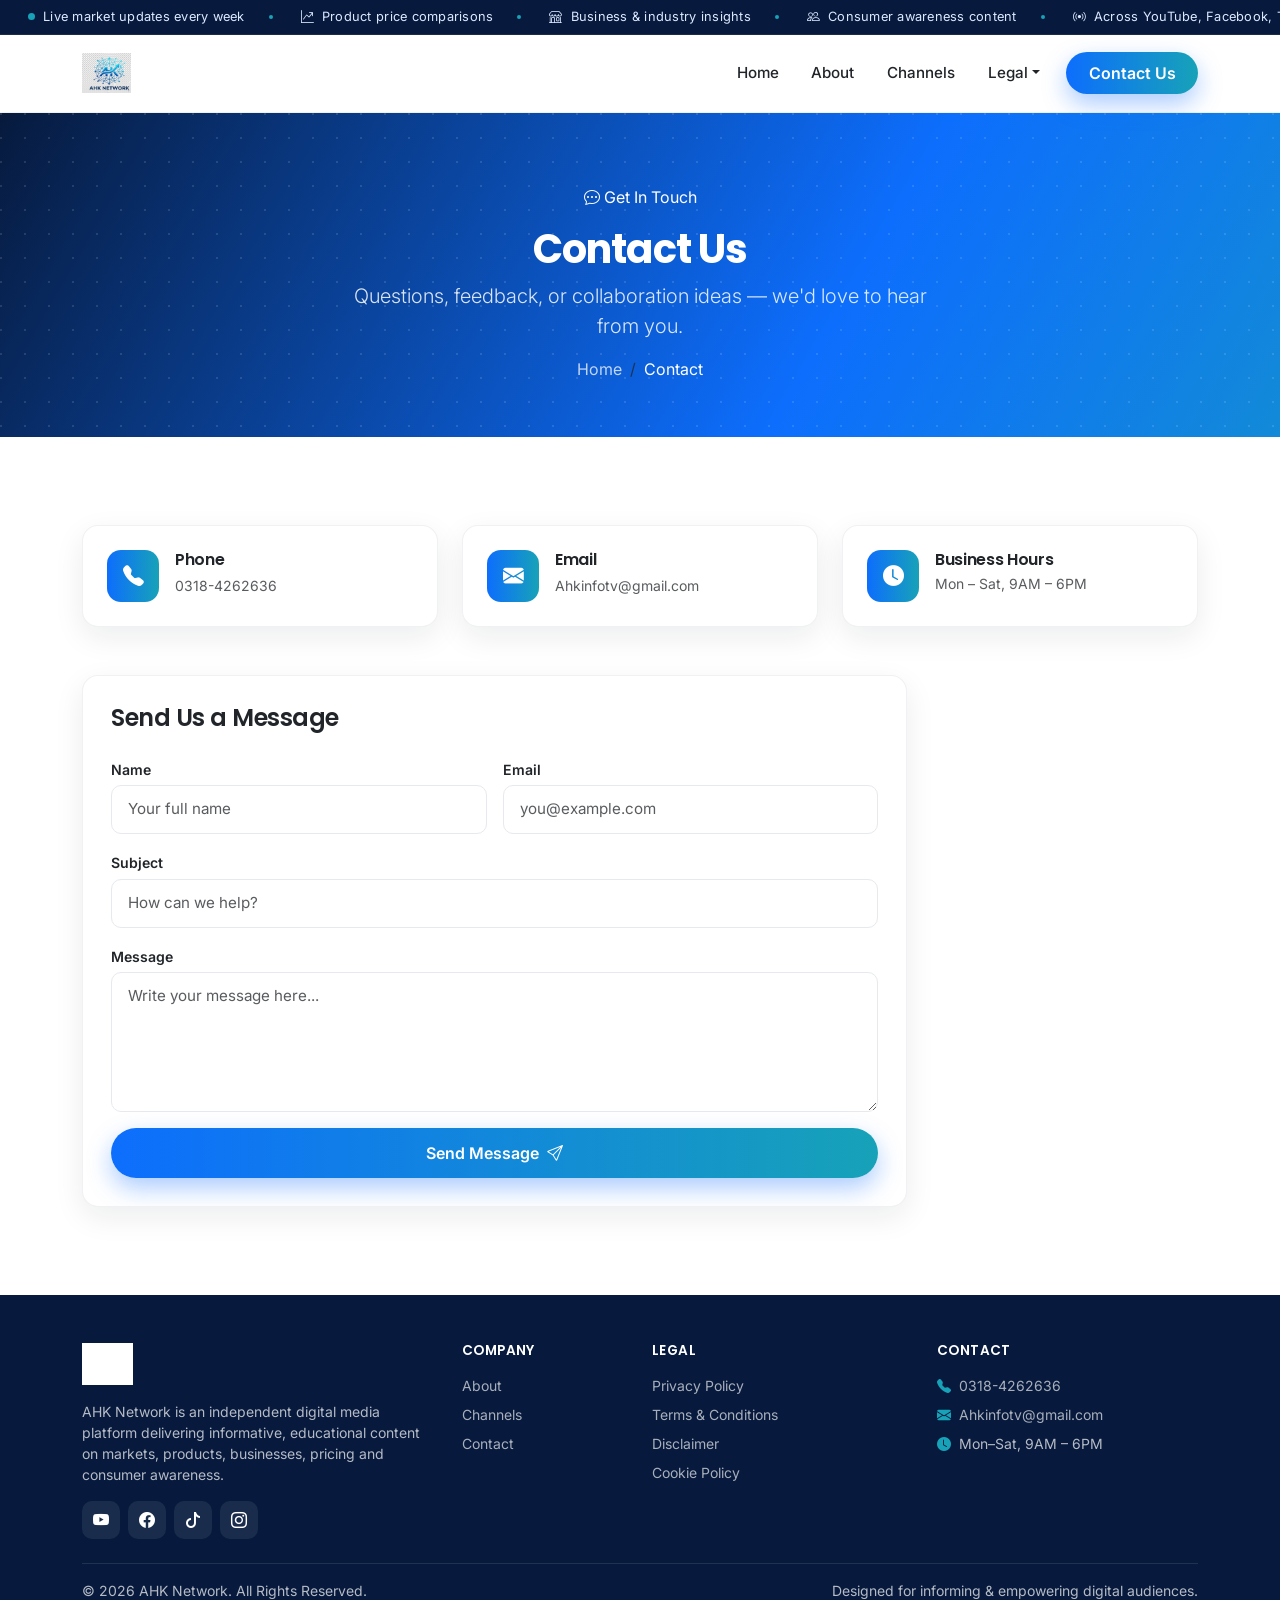
<file: contact.html>
<!DOCTYPE html>
<html lang="en">
<head>
  <meta charset="UTF-8">
  <meta name="viewport" content="width=device-width, initial-scale=1.0">
  <title>Contact Us | AHK Network</title>
  <meta name="description" content="Get in touch with AHK Network. Reach us by phone, email or through our contact form for inquiries and collaboration.">
  <meta name="keywords" content="contact AHK Network, phone, email, business hours, inquiries">
  <meta name="author" content="AHK Network">
  <meta name="robots" content="index, follow">
  <link rel="canonical" href="https://www.ahknetwork.com/contact.html">

  <!-- Open Graph -->
  <meta property="og:type" content="website">
  <meta property="og:title" content="Contact Us | AHK Network">
  <meta property="og:description" content="Get in touch with AHK Network. Reach us by phone, email or through our contact form for inquiries and collaboration.">
  <meta property="og:image" content="https://www.ahknetwork.com/assets/images/hero.jpg">
  <meta property="og:url" content="https://www.ahknetwork.com/contact.html">
  <meta property="og:site_name" content="AHK Network">

  <!-- Twitter Card -->
  <meta name="twitter:card" content="summary_large_image">
  <meta name="twitter:title" content="Contact Us | AHK Network">
  <meta name="twitter:description" content="Get in touch with AHK Network. Reach us by phone, email or through our contact form for inquiries and collaboration.">
  <meta name="twitter:image" content="https://www.ahknetwork.com/assets/images/hero.jpg">

  <!-- Favicon -->
  <link rel="icon" type="image/x-icon" href="assets/images/favicon.ico">
  <link rel="shortcut icon" href="assets/images/favicon.ico">

  <!-- Google Fonts -->
  <link rel="preconnect" href="https://fonts.googleapis.com">
  <link rel="preconnect" href="https://fonts.gstatic.com" crossorigin>
  <link href="https://fonts.googleapis.com/css2?family=Poppins:wght@400;500;600;700&family=Inter:wght@400;500;600&display=swap" rel="stylesheet">

  <!-- Bootstrap 5.3.7 -->
  <link href="https://cdn.jsdelivr.net/npm/bootstrap@5.3.7/dist/css/bootstrap.min.css" rel="stylesheet">
  <!-- Bootstrap Icons -->
  <link rel="stylesheet" href="https://cdn.jsdelivr.net/npm/bootstrap-icons@1.11.3/font/bootstrap-icons.css">
  <!-- Custom Stylesheet -->
  <link rel="stylesheet" href="assets/css/style.css">

</head>
<body>
  <!-- Preloader -->
  <div id="ahk-preloader">
    <div class="ahk-spinner" role="status" aria-label="Loading"></div>
  </div>

  <!-- Skip link for accessibility -->
  <a class="visually-hidden-focusable position-absolute top-0 start-0 bg-white p-2" href="#main-content">Skip to main content</a>

  <!-- Signal Ticker -->
  <div class="ahk-ticker" aria-hidden="true">
    <div class="ticker-track">
      <span class="ticker-item"><span class="pulse-dot"></span>Live market updates every week</span>
      <span class="ticker-item"><i class="bi bi-graph-up-arrow"></i>Product price comparisons</span>
      <span class="ticker-item"><i class="bi bi-shop"></i>Business &amp; industry insights</span>
      <span class="ticker-item"><i class="bi bi-people"></i>Consumer awareness content</span>
      <span class="ticker-item"><i class="bi bi-broadcast"></i>Across YouTube, Facebook, TikTok &amp; Instagram</span>
      <!-- duplicate for seamless loop -->
      <span class="ticker-item"><span class="pulse-dot"></span>Live market updates every week</span>
      <span class="ticker-item"><i class="bi bi-graph-up-arrow"></i>Product price comparisons</span>
      <span class="ticker-item"><i class="bi bi-shop"></i>Business &amp; industry insights</span>
      <span class="ticker-item"><i class="bi bi-people"></i>Consumer awareness content</span>
      <span class="ticker-item"><i class="bi bi-broadcast"></i>Across YouTube, Facebook, TikTok &amp; Instagram</span>
    </div>
  </div>

  <!-- Navbar -->
  <nav class="navbar navbar-expand-lg sticky-top ahk-navbar">
    <div class="container">
      <a class="navbar-brand" href="index.html">
        <img src="assets/images/logo.png" alt="AHK Network Logo">
      </a>
      <button class="navbar-toggler border-0" type="button" data-bs-toggle="collapse" data-bs-target="#ahkNavMenu" aria-controls="ahkNavMenu" aria-expanded="false" aria-label="Toggle navigation">
        <i class="bi bi-list fs-1 text-primary"></i>
      </button>
      <div class="collapse navbar-collapse" id="ahkNavMenu">
        <ul class="navbar-nav ms-auto align-items-lg-center gap-1">
          <li class="nav-item"><a class="nav-link" href="index.html">Home</a></li>
          <li class="nav-item"><a class="nav-link" href="about.html">About</a></li>
          <li class="nav-item"><a class="nav-link" href="channels.html">Channels</a></li>
          <li class="nav-item dropdown">
            <a class="nav-link dropdown-toggle" href="#" id="legalDropdown" role="button" data-bs-toggle="dropdown" aria-expanded="false">Legal</a>
            <ul class="dropdown-menu dropdown-menu-end shadow border-0 rounded-3" aria-labelledby="legalDropdown">
              <li><a class="dropdown-item" href="privacy.html">Privacy Policy</a></li>
              <li><a class="dropdown-item" href="terms.html">Terms &amp; Conditions</a></li>
              <li><a class="dropdown-item" href="disclaimer.html">Disclaimer</a></li>
              <li><a class="dropdown-item" href="cookie-policy.html">Cookie Policy</a></li>
            </ul>
          </li>
          <li class="nav-item ms-lg-2 mt-2 mt-lg-0">
            <a class="btn btn-ahk-primary btn-nav-cta" href="contact.html">Contact Us</a>
          </li>
        </ul>
      </div>
    </div>
  </nav>

  <main id="main-content">

    <header class="ahk-page-hero">
      <div class="container position-relative text-center">
        <span class="hero-eyebrow mb-3"><i class="bi bi-chat-dots"></i> Get In Touch</span>
        <h1 class="mt-3 mb-2">Contact Us</h1>
        <p class="lead mx-auto" style="max-width:600px; color:rgba(255,255,255,.85);">Questions, feedback, or collaboration ideas — we'd love to hear from you.</p>
        <nav aria-label="breadcrumb" class="ahk-breadcrumb">
          <ol class="breadcrumb justify-content-center mb-0">
            <li class="breadcrumb-item"><a href="index.html">Home</a></li>
            <li class="breadcrumb-item active" aria-current="page">Contact</li>
          </ol>
        </nav>
      </div>
    </header>

    <section>
      <div class="container">
        <div class="row g-4 mb-5">
          <div class="col-md-4 reveal">
            <div class="contact-info-card">
              <div class="icon-tile"><i class="bi bi-telephone-fill"></i></div>
              <div>
                <h6 class="mb-1">Phone</h6>
                <a href="tel:03184262636" class="text-muted small">0318-4262636</a>
              </div>
            </div>
          </div>
          <div class="col-md-4 reveal">
            <div class="contact-info-card">
              <div class="icon-tile"><i class="bi bi-envelope-fill"></i></div>
              <div>
                <h6 class="mb-1">Email</h6>
                <a href="mailto:Ahkinfotv@gmail.com" class="text-muted small">Ahkinfotv@gmail.com</a>
              </div>
            </div>
          </div>
          <div class="col-md-4 reveal">
            <div class="contact-info-card">
              <div class="icon-tile"><i class="bi bi-clock-fill"></i></div>
              <div>
                <h6 class="mb-1">Business Hours</h6>
                <p class="text-muted small mb-0">Mon – Sat, 9AM – 6PM</p>
              </div>
            </div>
          </div>
        </div>

        <div class="row g-5">
          <div class="col-lg-9 reveal">
            <div class="ahk-card">
              <div class="card-body">
                <h4 class="mb-4">Send Us a Message</h4>
                <form class="row g-3 ahk-form needs-validation" novalidate>
                  <div class="col-md-6">
                    <label for="contactName" class="form-label">Name</label>
                    <input type="text" class="form-control" id="contactName" placeholder="Your full name" required>
                    <div class="invalid-feedback">Please enter your name.</div>
                  </div>
                  <div class="col-md-6">
                    <label for="contactEmail" class="form-label">Email</label>
                    <input type="email" class="form-control" id="contactEmail" placeholder="you@example.com" required>
                    <div class="invalid-feedback">Please enter a valid email.</div>
                  </div>
                  <div class="col-12">
                    <label for="contactSubject" class="form-label">Subject</label>
                    <input type="text" class="form-control" id="contactSubject" placeholder="How can we help?" required>
                    <div class="invalid-feedback">Please enter a subject.</div>
                  </div>
                  <div class="col-12">
                    <label for="contactMessage" class="form-label">Message</label>
                    <textarea class="form-control" id="contactMessage" rows="5" placeholder="Write your message here..." required></textarea>
                    <div class="invalid-feedback">Please enter your message.</div>
                  </div>
                  <div class="col-12">
                    <button type="submit" class="btn btn-ahk-primary w-100 w-sm-auto">Send Message <i class="bi bi-send ms-1"></i></button>
                  </div>
                </form>
                <div class="form-success d-none text-center py-4">
                  <i class="bi bi-check-circle-fill text-success" style="font-size:2.5rem;"></i>
                  <h5 class="mt-3">Message Sent!</h5>
                  <p class="text-muted mb-0">Thanks for reaching out — our team will get back to you soon.</p>
                </div>
              </div>
            </div>
          </div>
        </div>
      </div>
    </section>

  </main>

  <!-- Footer -->
  <footer class="ahk-footer pt-5">
    <div class="container">
      <div class="row gy-4">
        <div class="col-lg-4">
          <img src="assets/images/logo.png" alt="AHK Network" style="height:42px; filter: brightness(0) invert(1);" class="mb-3">
          <p class="small mb-3">AHK Network is an independent digital media platform delivering informative, educational content on markets, products, businesses, pricing and consumer awareness.</p>
          <div class="d-flex gap-2">
            <a href="https://youtube.com/@ahkinformationtv" target="_blank" rel="noopener" class="social-icon" aria-label="YouTube"><i class="bi bi-youtube"></i></a>
            <a href="#" target="_blank" rel="noopener" class="social-icon" aria-label="Facebook"><i class="bi bi-facebook"></i></a>
            <a href="https://www.tiktok.com/@ahkinformationtvvedios" target="_blank" rel="noopener" class="social-icon" aria-label="TikTok"><i class="bi bi-tiktok"></i></a>
            <a href="#" target="_blank" rel="noopener" class="social-icon" aria-label="Instagram"><i class="bi bi-instagram"></i></a>
          </div>
        </div>
        <div class="col-6 col-lg-2">
          <h6 class="mb-3">Company</h6>
          <ul class="list-unstyled small">
            <li class="mb-2"><a href="about.html">About</a></li>
            <li class="mb-2"><a href="channels.html">Channels</a></li>
            <li class="mb-2"><a href="contact.html">Contact</a></li>
          </ul>
        </div>
        <div class="col-6 col-lg-3">
          <h6 class="mb-3">Legal</h6>
          <ul class="list-unstyled small">
            <li class="mb-2"><a href="privacy.html">Privacy Policy</a></li>
            <li class="mb-2"><a href="terms.html">Terms &amp; Conditions</a></li>
            <li class="mb-2"><a href="disclaimer.html">Disclaimer</a></li>
            <li class="mb-2"><a href="cookie-policy.html">Cookie Policy</a></li>
          </ul>
        </div>
        <div class="col-lg-3">
          <h6 class="mb-3">Contact</h6>
          <ul class="list-unstyled small">
            <li class="mb-2"><i class="bi bi-telephone-fill me-2 text-accent"></i><a href="tel:03184262636">0318-4262636</a></li>
            <li class="mb-2"><i class="bi bi-envelope-fill me-2 text-accent"></i><a href="mailto:Ahkinfotv@gmail.com">Ahkinfotv@gmail.com</a></li>
            <li class="mb-2"><i class="bi bi-clock-fill me-2 text-accent"></i>Mon–Sat, 9AM – 6PM</li>
          </ul>
        </div>
      </div>
      <div class="footer-bottom py-3 mt-4 d-flex flex-column flex-md-row justify-content-between align-items-center gap-2">
        <p class="small mb-0">© <span class="ahk-year"><script>new Date().getFullYear();</script></span> AHK Network. All Rights Reserved.</p>
        <p class="small mb-0">Designed for informing &amp; empowering digital audiences.</p>
      </div>
    </div>
  </footer>

  <!-- Scroll to top -->
  <button id="ahk-scrolltop" aria-label="Scroll to top"><i class="bi bi-arrow-up"></i></button>

  <!-- Bootstrap Bundle -->
  <script src="https://cdn.jsdelivr.net/npm/bootstrap@5.3.7/dist/js/bootstrap.bundle.min.js"></script>
  <!-- Custom JS -->
  <script src="assets/js/script.js"></script>

</body>
</html>
</file>
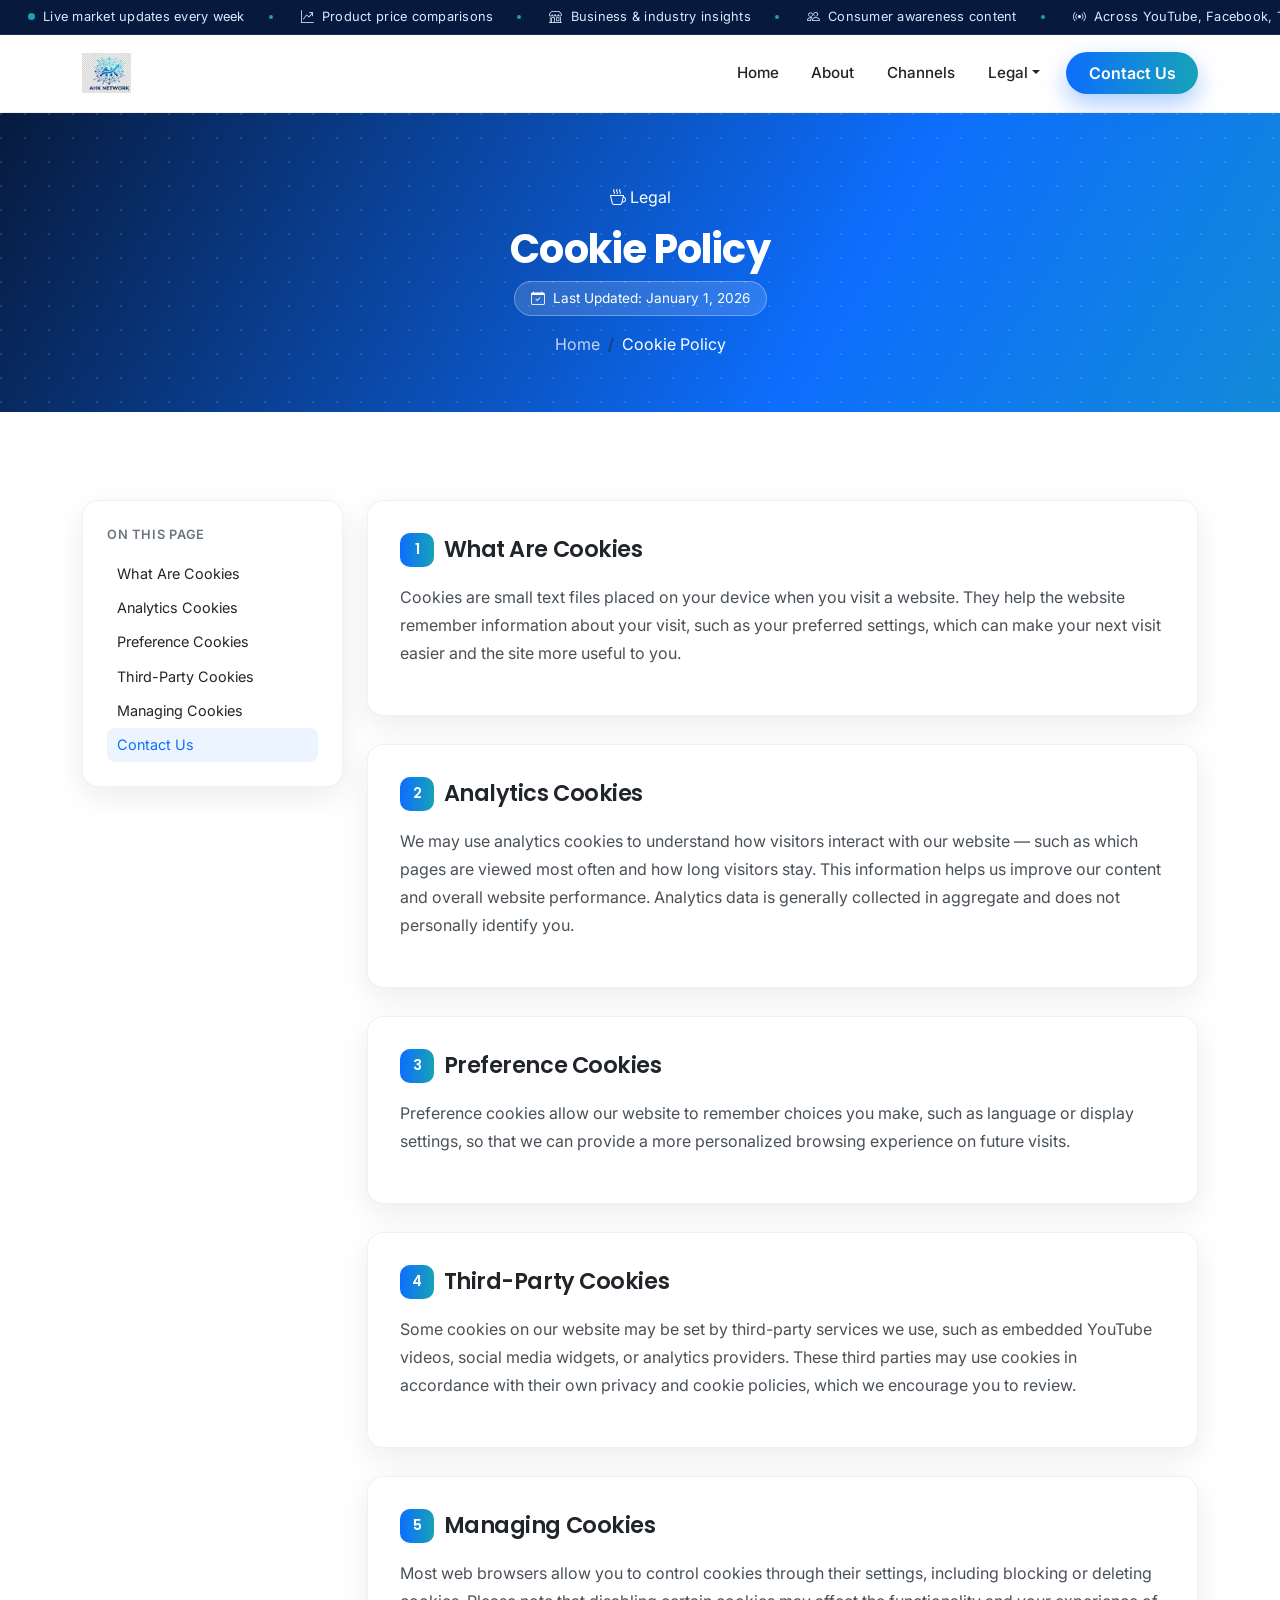
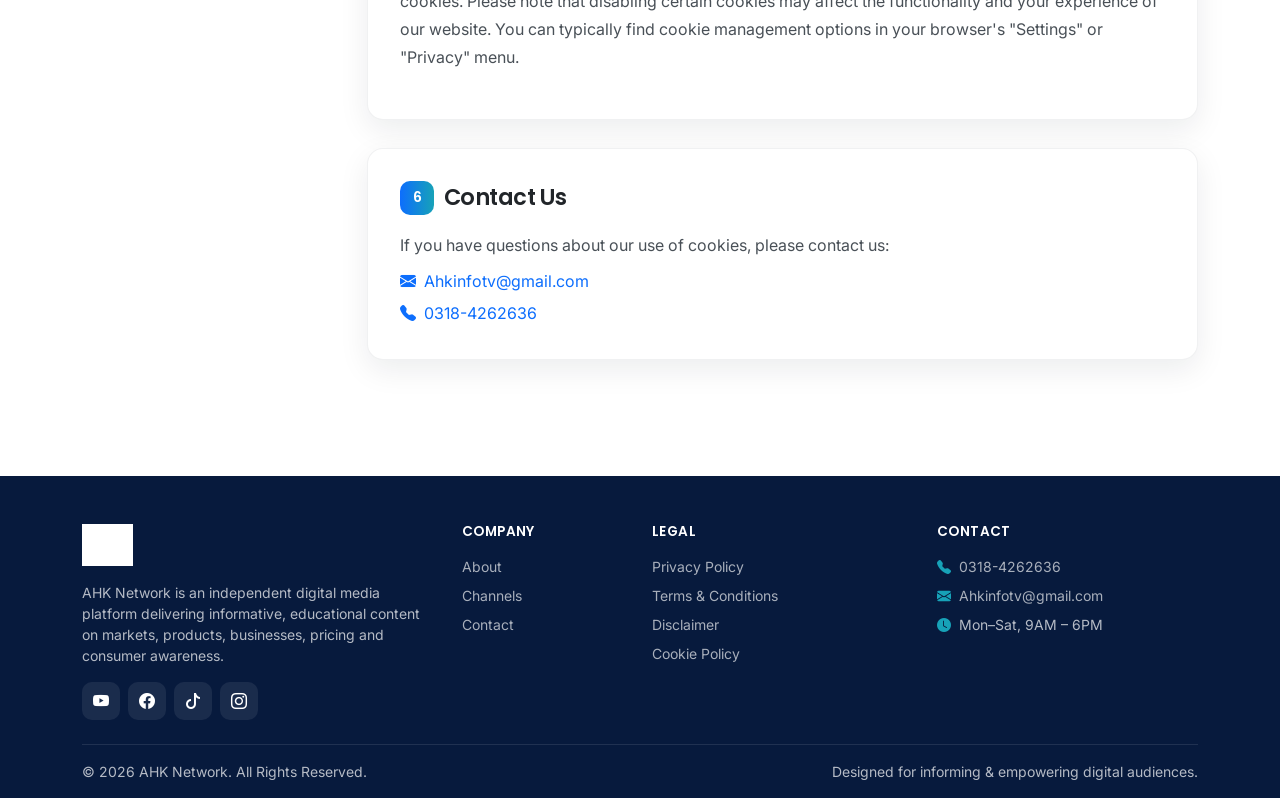
<file: cookie-policy.html>
<!DOCTYPE html>
<html lang="en">
<head>
  <meta charset="UTF-8">
  <meta name="viewport" content="width=device-width, initial-scale=1.0">
  <title>Cookie Policy | AHK Network</title>
  <meta name="description" content="Learn how AHK Network uses cookies, analytics and preference settings, and how you can manage your cookie preferences.">
  <meta name="keywords" content="AHK Network cookie policy, cookies, analytics, third-party cookies">
  <meta name="author" content="AHK Network">
  <meta name="robots" content="index, follow">
  <link rel="canonical" href="https://www.ahknetwork.com/cookie-policy.html">

  <!-- Open Graph -->
  <meta property="og:type" content="website">
  <meta property="og:title" content="Cookie Policy | AHK Network">
  <meta property="og:description" content="Learn how AHK Network uses cookies, analytics and preference settings, and how you can manage your cookie preferences.">
  <meta property="og:image" content="https://www.ahknetwork.com/assets/images/hero.jpg">
  <meta property="og:url" content="https://www.ahknetwork.com/cookie-policy.html">
  <meta property="og:site_name" content="AHK Network">

  <!-- Twitter Card -->
  <meta name="twitter:card" content="summary_large_image">
  <meta name="twitter:title" content="Cookie Policy | AHK Network">
  <meta name="twitter:description" content="Learn how AHK Network uses cookies, analytics and preference settings, and how you can manage your cookie preferences.">
  <meta name="twitter:image" content="https://www.ahknetwork.com/assets/images/hero.jpg">

  <!-- Favicon -->
  <link rel="icon" type="image/x-icon" href="assets/images/favicon.ico">
  <link rel="shortcut icon" href="assets/images/favicon.ico">

  <!-- Google Fonts -->
  <link rel="preconnect" href="https://fonts.googleapis.com">
  <link rel="preconnect" href="https://fonts.gstatic.com" crossorigin>
  <link href="https://fonts.googleapis.com/css2?family=Poppins:wght@400;500;600;700&family=Inter:wght@400;500;600&display=swap" rel="stylesheet">

  <!-- Bootstrap 5.3.7 -->
  <link href="https://cdn.jsdelivr.net/npm/bootstrap@5.3.7/dist/css/bootstrap.min.css" rel="stylesheet">
  <!-- Bootstrap Icons -->
  <link rel="stylesheet" href="https://cdn.jsdelivr.net/npm/bootstrap-icons@1.11.3/font/bootstrap-icons.css">
  <!-- Custom Stylesheet -->
  <link rel="stylesheet" href="assets/css/style.css">

</head>
<body>
  <!-- Preloader -->
  <div id="ahk-preloader">
    <div class="ahk-spinner" role="status" aria-label="Loading"></div>
  </div>

  <!-- Skip link for accessibility -->
  <a class="visually-hidden-focusable position-absolute top-0 start-0 bg-white p-2" href="#main-content">Skip to main content</a>

  <!-- Signal Ticker -->
  <div class="ahk-ticker" aria-hidden="true">
    <div class="ticker-track">
      <span class="ticker-item"><span class="pulse-dot"></span>Live market updates every week</span>
      <span class="ticker-item"><i class="bi bi-graph-up-arrow"></i>Product price comparisons</span>
      <span class="ticker-item"><i class="bi bi-shop"></i>Business &amp; industry insights</span>
      <span class="ticker-item"><i class="bi bi-people"></i>Consumer awareness content</span>
      <span class="ticker-item"><i class="bi bi-broadcast"></i>Across YouTube, Facebook, TikTok &amp; Instagram</span>
      <!-- duplicate for seamless loop -->
      <span class="ticker-item"><span class="pulse-dot"></span>Live market updates every week</span>
      <span class="ticker-item"><i class="bi bi-graph-up-arrow"></i>Product price comparisons</span>
      <span class="ticker-item"><i class="bi bi-shop"></i>Business &amp; industry insights</span>
      <span class="ticker-item"><i class="bi bi-people"></i>Consumer awareness content</span>
      <span class="ticker-item"><i class="bi bi-broadcast"></i>Across YouTube, Facebook, TikTok &amp; Instagram</span>
    </div>
  </div>

  <!-- Navbar -->
  <nav class="navbar navbar-expand-lg sticky-top ahk-navbar">
    <div class="container">
      <a class="navbar-brand" href="index.html">
        <img src="assets/images/logo.png" alt="AHK Network Logo">
      </a>
      <button class="navbar-toggler border-0" type="button" data-bs-toggle="collapse" data-bs-target="#ahkNavMenu" aria-controls="ahkNavMenu" aria-expanded="false" aria-label="Toggle navigation">
        <i class="bi bi-list fs-1 text-primary"></i>
      </button>
      <div class="collapse navbar-collapse" id="ahkNavMenu">
        <ul class="navbar-nav ms-auto align-items-lg-center gap-1">
          <li class="nav-item"><a class="nav-link" href="index.html">Home</a></li>
          <li class="nav-item"><a class="nav-link" href="about.html">About</a></li>
          <li class="nav-item"><a class="nav-link" href="channels.html">Channels</a></li>
          <li class="nav-item dropdown">
            <a class="nav-link dropdown-toggle" href="#" id="legalDropdown" role="button" data-bs-toggle="dropdown" aria-expanded="false">Legal</a>
            <ul class="dropdown-menu dropdown-menu-end shadow border-0 rounded-3" aria-labelledby="legalDropdown">
              <li><a class="dropdown-item" href="privacy.html">Privacy Policy</a></li>
              <li><a class="dropdown-item" href="terms.html">Terms &amp; Conditions</a></li>
              <li><a class="dropdown-item" href="disclaimer.html">Disclaimer</a></li>
              <li><a class="dropdown-item" href="cookie-policy.html">Cookie Policy</a></li>
            </ul>
          </li>
          <li class="nav-item ms-lg-2 mt-2 mt-lg-0">
            <a class="btn btn-ahk-primary btn-nav-cta" href="contact.html">Contact Us</a>
          </li>
        </ul>
      </div>
    </div>
  </nav>

  <main id="main-content">

    <header class="ahk-page-hero">
      <div class="container position-relative text-center">
        <span class="hero-eyebrow mb-3"><i class="bi bi-cup-hot"></i> Legal</span>
        <h1 class="mt-3 mb-2">Cookie Policy</h1>
        <span class="legal-updated"><i class="bi bi-calendar-check"></i> Last Updated: January 1, 2026</span>
        <nav aria-label="breadcrumb" class="ahk-breadcrumb mt-3">
          <ol class="breadcrumb justify-content-center mb-0">
            <li class="breadcrumb-item"><a href="index.html">Home</a></li>
            <li class="breadcrumb-item active" aria-current="page">Cookie Policy</li>
          </ol>
        </nav>
      </div>
    </header>

    <section>
      <div class="container">
        <div class="row g-4">
          <div class="col-lg-3">
            <div class="legal-toc">
              <div class="toc-title">On This Page</div>
              <a href="#what-are-cookies">What Are Cookies</a>
              <a href="#analytics-cookies">Analytics Cookies</a>
              <a href="#preference-cookies">Preference Cookies</a>
              <a href="#third-party-cookies">Third-Party Cookies</a>
              <a href="#managing-cookies">Managing Cookies</a>
              <a href="#cookie-contact">Contact Us</a>
            </div>
          </div>
          <div class="col-lg-9">

            <div class="legal-section" id="what-are-cookies">
              <h2><span class="num">1</span>What Are Cookies</h2>
              <p>Cookies are small text files placed on your device when you visit a website. They help the website remember information about your visit, such as your preferred settings, which can make your next visit easier and the site more useful to you.</p>
            </div>

            <div class="legal-section" id="analytics-cookies">
              <h2><span class="num">2</span>Analytics Cookies</h2>
              <p>We may use analytics cookies to understand how visitors interact with our website — such as which pages are viewed most often and how long visitors stay. This information helps us improve our content and overall website performance. Analytics data is generally collected in aggregate and does not personally identify you.</p>
            </div>

            <div class="legal-section" id="preference-cookies">
              <h2><span class="num">3</span>Preference Cookies</h2>
              <p>Preference cookies allow our website to remember choices you make, such as language or display settings, so that we can provide a more personalized browsing experience on future visits.</p>
            </div>

            <div class="legal-section" id="third-party-cookies">
              <h2><span class="num">4</span>Third-Party Cookies</h2>
              <p>Some cookies on our website may be set by third-party services we use, such as embedded YouTube videos, social media widgets, or analytics providers. These third parties may use cookies in accordance with their own privacy and cookie policies, which we encourage you to review.</p>
            </div>

            <div class="legal-section" id="managing-cookies">
              <h2><span class="num">5</span>Managing Cookies</h2>
              <p>Most web browsers allow you to control cookies through their settings, including blocking or deleting cookies. Please note that disabling certain cookies may affect the functionality and your experience of our website. You can typically find cookie management options in your browser's "Settings" or "Privacy" menu.</p>
            </div>

            <div class="legal-section" id="cookie-contact">
              <h2><span class="num">6</span>Contact Us</h2>
              <p class="mb-2">If you have questions about our use of cookies, please contact us:</p>
              <p class="mb-1"><i class="bi bi-envelope-fill text-primary me-2"></i><a href="mailto:Ahkinfotv@gmail.com">Ahkinfotv@gmail.com</a></p>
              <p class="mb-0"><i class="bi bi-telephone-fill text-primary me-2"></i><a href="tel:03184262636">0318-4262636</a></p>
            </div>

          </div>
        </div>
      </div>
    </section>

  </main>

  <!-- Footer -->
  <footer class="ahk-footer pt-5">
    <div class="container">
      <div class="row gy-4">
        <div class="col-lg-4">
          <img src="assets/images/logo.png" alt="AHK Network" style="height:42px; filter: brightness(0) invert(1);" class="mb-3">
          <p class="small mb-3">AHK Network is an independent digital media platform delivering informative, educational content on markets, products, businesses, pricing and consumer awareness.</p>
          <div class="d-flex gap-2">
            <a href="https://youtube.com/@ahkinformationtv" target="_blank" rel="noopener" class="social-icon" aria-label="YouTube"><i class="bi bi-youtube"></i></a>
            <a href="#" target="_blank" rel="noopener" class="social-icon" aria-label="Facebook"><i class="bi bi-facebook"></i></a>
            <a href="https://www.tiktok.com/@ahkinformationtvvedios" target="_blank" rel="noopener" class="social-icon" aria-label="TikTok"><i class="bi bi-tiktok"></i></a>
            <a href="#" target="_blank" rel="noopener" class="social-icon" aria-label="Instagram"><i class="bi bi-instagram"></i></a>
          </div>
        </div>
        <div class="col-6 col-lg-2">
          <h6 class="mb-3">Company</h6>
          <ul class="list-unstyled small">
            <li class="mb-2"><a href="about.html">About</a></li>
            <li class="mb-2"><a href="channels.html">Channels</a></li>
            <li class="mb-2"><a href="contact.html">Contact</a></li>
          </ul>
        </div>
        <div class="col-6 col-lg-3">
          <h6 class="mb-3">Legal</h6>
          <ul class="list-unstyled small">
            <li class="mb-2"><a href="privacy.html">Privacy Policy</a></li>
            <li class="mb-2"><a href="terms.html">Terms &amp; Conditions</a></li>
            <li class="mb-2"><a href="disclaimer.html">Disclaimer</a></li>
            <li class="mb-2"><a href="cookie-policy.html">Cookie Policy</a></li>
          </ul>
        </div>
        <div class="col-lg-3">
          <h6 class="mb-3">Contact</h6>
          <ul class="list-unstyled small">
            <li class="mb-2"><i class="bi bi-telephone-fill me-2 text-accent"></i><a href="tel:03184262636">0318-4262636</a></li>
            <li class="mb-2"><i class="bi bi-envelope-fill me-2 text-accent"></i><a href="mailto:Ahkinfotv@gmail.com">Ahkinfotv@gmail.com</a></li>
            <li class="mb-2"><i class="bi bi-clock-fill me-2 text-accent"></i>Mon–Sat, 9AM – 6PM</li>
          </ul>
        </div>
      </div>
      <div class="footer-bottom py-3 mt-4 d-flex flex-column flex-md-row justify-content-between align-items-center gap-2">
        <p class="small mb-0">© <span class="ahk-year"><script>new Date().getFullYear();</script></span> AHK Network. All Rights Reserved.</p>
        <p class="small mb-0">Designed for informing &amp; empowering digital audiences.</p>
      </div>
    </div>
  </footer>

  <!-- Scroll to top -->
  <button id="ahk-scrolltop" aria-label="Scroll to top"><i class="bi bi-arrow-up"></i></button>

  <!-- Bootstrap Bundle -->
  <script src="https://cdn.jsdelivr.net/npm/bootstrap@5.3.7/dist/js/bootstrap.bundle.min.js"></script>
  <!-- Custom JS -->
  <script src="assets/js/script.js"></script>

</body>
</html>
</file>
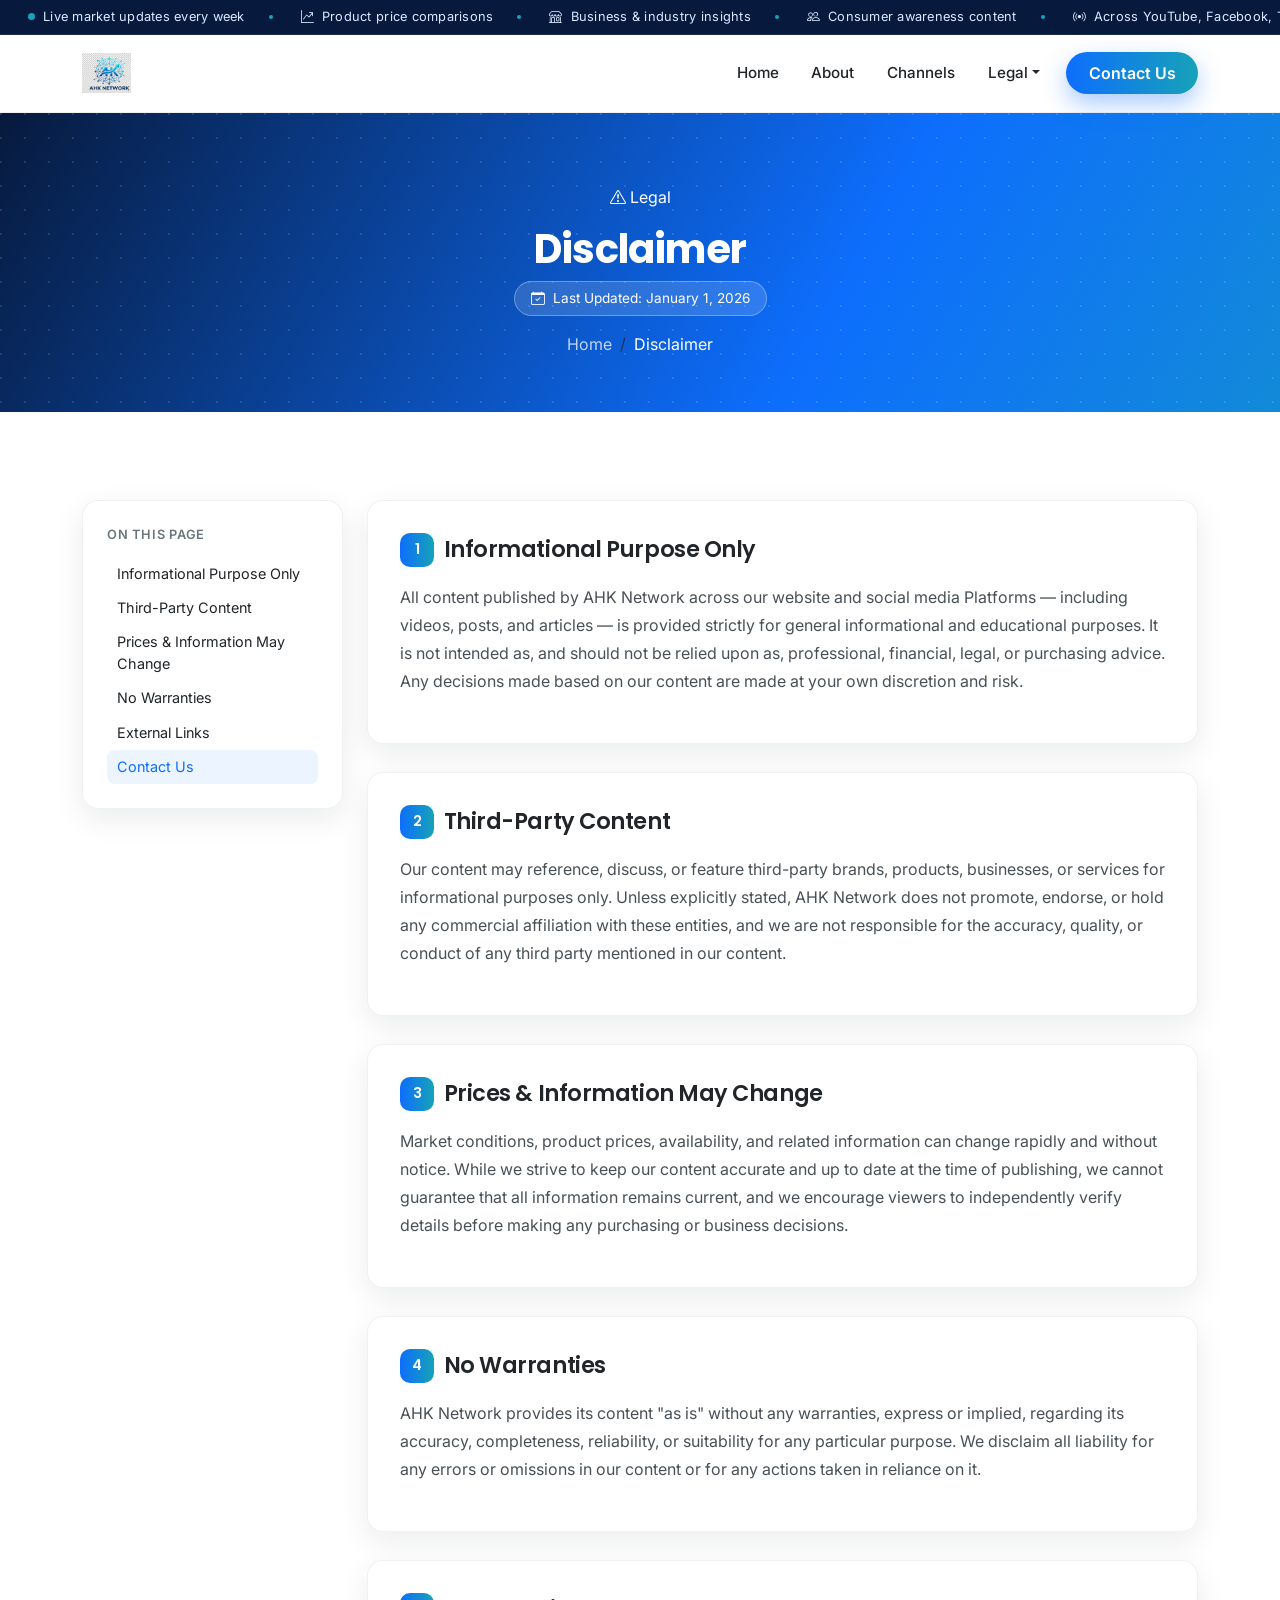
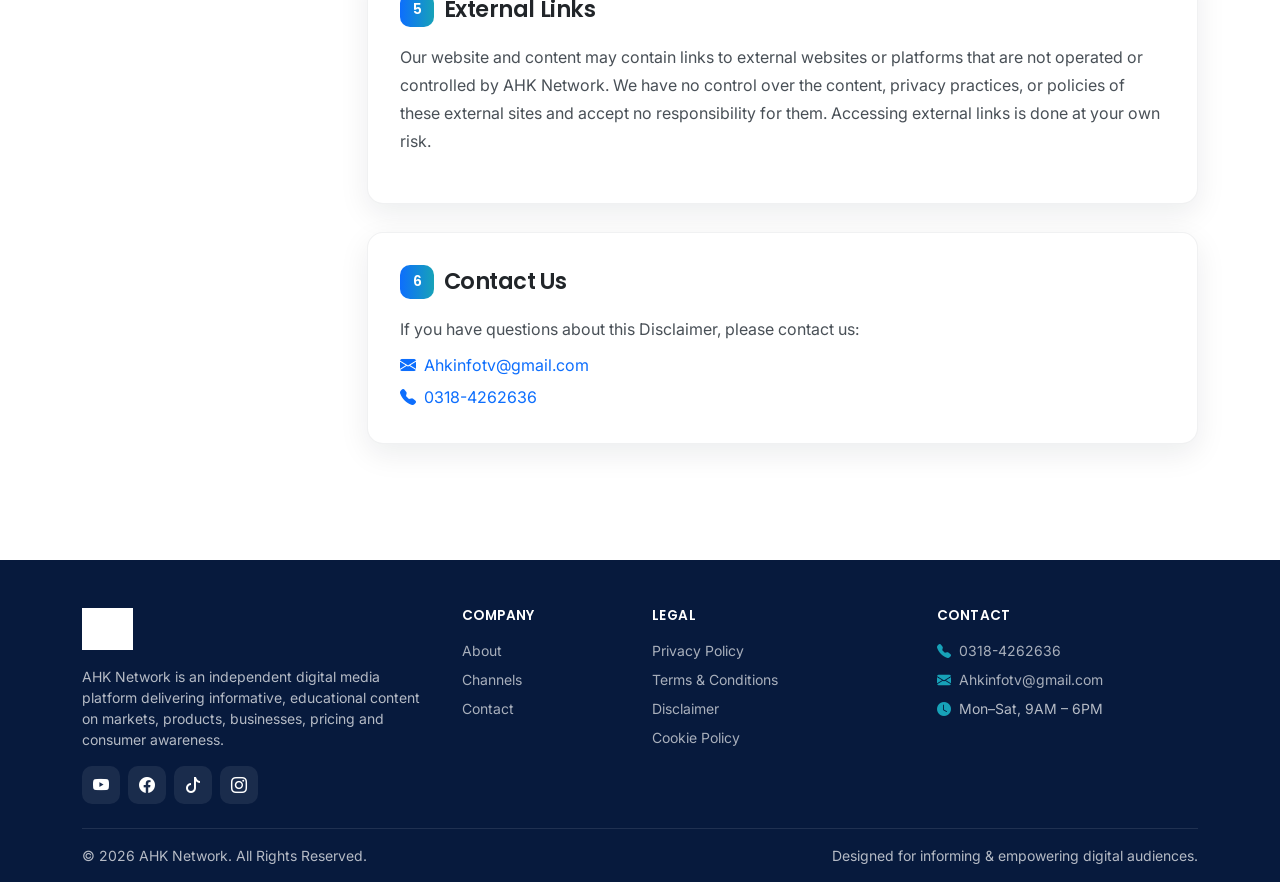
<file: disclaimer.html>
<!DOCTYPE html>
<html lang="en">
<head>
  <meta charset="UTF-8">
  <meta name="viewport" content="width=device-width, initial-scale=1.0">
  <title>Disclaimer | AHK Network</title>
  <meta name="description" content="AHK Network's disclaimer regarding the informational nature of our content, third-party content, and external links.">
  <meta name="keywords" content="AHK Network disclaimer, informational content, third-party content">
  <meta name="author" content="AHK Network">
  <meta name="robots" content="index, follow">
  <link rel="canonical" href="https://www.ahknetwork.com/disclaimer.html">

  <!-- Open Graph -->
  <meta property="og:type" content="website">
  <meta property="og:title" content="Disclaimer | AHK Network">
  <meta property="og:description" content="AHK Network's disclaimer regarding the informational nature of our content, third-party content, and external links.">
  <meta property="og:image" content="https://www.ahknetwork.com/assets/images/hero.jpg">
  <meta property="og:url" content="https://www.ahknetwork.com/disclaimer.html">
  <meta property="og:site_name" content="AHK Network">

  <!-- Twitter Card -->
  <meta name="twitter:card" content="summary_large_image">
  <meta name="twitter:title" content="Disclaimer | AHK Network">
  <meta name="twitter:description" content="AHK Network's disclaimer regarding the informational nature of our content, third-party content, and external links.">
  <meta name="twitter:image" content="https://www.ahknetwork.com/assets/images/hero.jpg">

  <!-- Favicon -->
  <link rel="icon" type="image/x-icon" href="assets/images/favicon.ico">
  <link rel="shortcut icon" href="assets/images/favicon.ico">

  <!-- Google Fonts -->
  <link rel="preconnect" href="https://fonts.googleapis.com">
  <link rel="preconnect" href="https://fonts.gstatic.com" crossorigin>
  <link href="https://fonts.googleapis.com/css2?family=Poppins:wght@400;500;600;700&family=Inter:wght@400;500;600&display=swap" rel="stylesheet">

  <!-- Bootstrap 5.3.7 -->
  <link href="https://cdn.jsdelivr.net/npm/bootstrap@5.3.7/dist/css/bootstrap.min.css" rel="stylesheet">
  <!-- Bootstrap Icons -->
  <link rel="stylesheet" href="https://cdn.jsdelivr.net/npm/bootstrap-icons@1.11.3/font/bootstrap-icons.css">
  <!-- Custom Stylesheet -->
  <link rel="stylesheet" href="assets/css/style.css">

</head>
<body>
  <!-- Preloader -->
  <div id="ahk-preloader">
    <div class="ahk-spinner" role="status" aria-label="Loading"></div>
  </div>

  <!-- Skip link for accessibility -->
  <a class="visually-hidden-focusable position-absolute top-0 start-0 bg-white p-2" href="#main-content">Skip to main content</a>

  <!-- Signal Ticker -->
  <div class="ahk-ticker" aria-hidden="true">
    <div class="ticker-track">
      <span class="ticker-item"><span class="pulse-dot"></span>Live market updates every week</span>
      <span class="ticker-item"><i class="bi bi-graph-up-arrow"></i>Product price comparisons</span>
      <span class="ticker-item"><i class="bi bi-shop"></i>Business &amp; industry insights</span>
      <span class="ticker-item"><i class="bi bi-people"></i>Consumer awareness content</span>
      <span class="ticker-item"><i class="bi bi-broadcast"></i>Across YouTube, Facebook, TikTok &amp; Instagram</span>
      <!-- duplicate for seamless loop -->
      <span class="ticker-item"><span class="pulse-dot"></span>Live market updates every week</span>
      <span class="ticker-item"><i class="bi bi-graph-up-arrow"></i>Product price comparisons</span>
      <span class="ticker-item"><i class="bi bi-shop"></i>Business &amp; industry insights</span>
      <span class="ticker-item"><i class="bi bi-people"></i>Consumer awareness content</span>
      <span class="ticker-item"><i class="bi bi-broadcast"></i>Across YouTube, Facebook, TikTok &amp; Instagram</span>
    </div>
  </div>

  <!-- Navbar -->
  <nav class="navbar navbar-expand-lg sticky-top ahk-navbar">
    <div class="container">
      <a class="navbar-brand" href="index.html">
        <img src="assets/images/logo.png" alt="AHK Network Logo">
      </a>
      <button class="navbar-toggler border-0" type="button" data-bs-toggle="collapse" data-bs-target="#ahkNavMenu" aria-controls="ahkNavMenu" aria-expanded="false" aria-label="Toggle navigation">
        <i class="bi bi-list fs-1 text-primary"></i>
      </button>
      <div class="collapse navbar-collapse" id="ahkNavMenu">
        <ul class="navbar-nav ms-auto align-items-lg-center gap-1">
          <li class="nav-item"><a class="nav-link" href="index.html">Home</a></li>
          <li class="nav-item"><a class="nav-link" href="about.html">About</a></li>
          <li class="nav-item"><a class="nav-link" href="channels.html">Channels</a></li>
          <li class="nav-item dropdown">
            <a class="nav-link dropdown-toggle" href="#" id="legalDropdown" role="button" data-bs-toggle="dropdown" aria-expanded="false">Legal</a>
            <ul class="dropdown-menu dropdown-menu-end shadow border-0 rounded-3" aria-labelledby="legalDropdown">
              <li><a class="dropdown-item" href="privacy.html">Privacy Policy</a></li>
              <li><a class="dropdown-item" href="terms.html">Terms &amp; Conditions</a></li>
              <li><a class="dropdown-item" href="disclaimer.html">Disclaimer</a></li>
              <li><a class="dropdown-item" href="cookie-policy.html">Cookie Policy</a></li>
            </ul>
          </li>
          <li class="nav-item ms-lg-2 mt-2 mt-lg-0">
            <a class="btn btn-ahk-primary btn-nav-cta" href="contact.html">Contact Us</a>
          </li>
        </ul>
      </div>
    </div>
  </nav>

  <main id="main-content">

    <header class="ahk-page-hero">
      <div class="container position-relative text-center">
        <span class="hero-eyebrow mb-3"><i class="bi bi-exclamation-triangle"></i> Legal</span>
        <h1 class="mt-3 mb-2">Disclaimer</h1>
        <span class="legal-updated"><i class="bi bi-calendar-check"></i> Last Updated: January 1, 2026</span>
        <nav aria-label="breadcrumb" class="ahk-breadcrumb mt-3">
          <ol class="breadcrumb justify-content-center mb-0">
            <li class="breadcrumb-item"><a href="index.html">Home</a></li>
            <li class="breadcrumb-item active" aria-current="page">Disclaimer</li>
          </ol>
        </nav>
      </div>
    </header>

    <section>
      <div class="container">
        <div class="row g-4">
          <div class="col-lg-3">
            <div class="legal-toc">
              <div class="toc-title">On This Page</div>
              <a href="#informational-purpose">Informational Purpose Only</a>
              <a href="#third-party-content">Third-Party Content</a>
              <a href="#price-changes">Prices &amp; Information May Change</a>
              <a href="#no-warranties">No Warranties</a>
              <a href="#external-links">External Links</a>
              <a href="#disclaimer-contact">Contact Us</a>
            </div>
          </div>
          <div class="col-lg-9">

            <div class="legal-section" id="informational-purpose">
              <h2><span class="num">1</span>Informational Purpose Only</h2>
              <p>All content published by AHK Network across our website and social media Platforms — including videos, posts, and articles — is provided strictly for general informational and educational purposes. It is not intended as, and should not be relied upon as, professional, financial, legal, or purchasing advice. Any decisions made based on our content are made at your own discretion and risk.</p>
            </div>

            <div class="legal-section" id="third-party-content">
              <h2><span class="num">2</span>Third-Party Content</h2>
              <p>Our content may reference, discuss, or feature third-party brands, products, businesses, or services for informational purposes only. Unless explicitly stated, AHK Network does not promote, endorse, or hold any commercial affiliation with these entities, and we are not responsible for the accuracy, quality, or conduct of any third party mentioned in our content.</p>
            </div>

            <div class="legal-section" id="price-changes">
              <h2><span class="num">3</span>Prices &amp; Information May Change</h2>
              <p>Market conditions, product prices, availability, and related information can change rapidly and without notice. While we strive to keep our content accurate and up to date at the time of publishing, we cannot guarantee that all information remains current, and we encourage viewers to independently verify details before making any purchasing or business decisions.</p>
            </div>

            <div class="legal-section" id="no-warranties">
              <h2><span class="num">4</span>No Warranties</h2>
              <p>AHK Network provides its content "as is" without any warranties, express or implied, regarding its accuracy, completeness, reliability, or suitability for any particular purpose. We disclaim all liability for any errors or omissions in our content or for any actions taken in reliance on it.</p>
            </div>

            <div class="legal-section" id="external-links">
              <h2><span class="num">5</span>External Links</h2>
              <p>Our website and content may contain links to external websites or platforms that are not operated or controlled by AHK Network. We have no control over the content, privacy practices, or policies of these external sites and accept no responsibility for them. Accessing external links is done at your own risk.</p>
            </div>

            <div class="legal-section" id="disclaimer-contact">
              <h2><span class="num">6</span>Contact Us</h2>
              <p class="mb-2">If you have questions about this Disclaimer, please contact us:</p>
              <p class="mb-1"><i class="bi bi-envelope-fill text-primary me-2"></i><a href="mailto:Ahkinfotv@gmail.com">Ahkinfotv@gmail.com</a></p>
              <p class="mb-0"><i class="bi bi-telephone-fill text-primary me-2"></i><a href="tel:03184262636">0318-4262636</a></p>
            </div>

          </div>
        </div>
      </div>
    </section>

  </main>

  <!-- Footer -->
  <footer class="ahk-footer pt-5">
    <div class="container">
      <div class="row gy-4">
        <div class="col-lg-4">
          <img src="assets/images/logo.png" alt="AHK Network" style="height:42px; filter: brightness(0) invert(1);" class="mb-3">
          <p class="small mb-3">AHK Network is an independent digital media platform delivering informative, educational content on markets, products, businesses, pricing and consumer awareness.</p>
          <div class="d-flex gap-2">
            <a href="https://youtube.com/@ahkinformationtv" target="_blank" rel="noopener" class="social-icon" aria-label="YouTube"><i class="bi bi-youtube"></i></a>
            <a href="#" target="_blank" rel="noopener" class="social-icon" aria-label="Facebook"><i class="bi bi-facebook"></i></a>
            <a href="https://www.tiktok.com/@ahkinformationtvvedios" target="_blank" rel="noopener" class="social-icon" aria-label="TikTok"><i class="bi bi-tiktok"></i></a>
            <a href="#" target="_blank" rel="noopener" class="social-icon" aria-label="Instagram"><i class="bi bi-instagram"></i></a>
          </div>
        </div>
        <div class="col-6 col-lg-2">
          <h6 class="mb-3">Company</h6>
          <ul class="list-unstyled small">
            <li class="mb-2"><a href="about.html">About</a></li>
            <li class="mb-2"><a href="channels.html">Channels</a></li>
            <li class="mb-2"><a href="contact.html">Contact</a></li>
          </ul>
        </div>
        <div class="col-6 col-lg-3">
          <h6 class="mb-3">Legal</h6>
          <ul class="list-unstyled small">
            <li class="mb-2"><a href="privacy.html">Privacy Policy</a></li>
            <li class="mb-2"><a href="terms.html">Terms &amp; Conditions</a></li>
            <li class="mb-2"><a href="disclaimer.html">Disclaimer</a></li>
            <li class="mb-2"><a href="cookie-policy.html">Cookie Policy</a></li>
          </ul>
        </div>
        <div class="col-lg-3">
          <h6 class="mb-3">Contact</h6>
          <ul class="list-unstyled small">
            <li class="mb-2"><i class="bi bi-telephone-fill me-2 text-accent"></i><a href="tel:03184262636">0318-4262636</a></li>
            <li class="mb-2"><i class="bi bi-envelope-fill me-2 text-accent"></i><a href="mailto:Ahkinfotv@gmail.com">Ahkinfotv@gmail.com</a></li>
            <li class="mb-2"><i class="bi bi-clock-fill me-2 text-accent"></i>Mon–Sat, 9AM – 6PM</li>
          </ul>
        </div>
      </div>
      <div class="footer-bottom py-3 mt-4 d-flex flex-column flex-md-row justify-content-between align-items-center gap-2">
        <p class="small mb-0">© <span class="ahk-year"><script>new Date().getFullYear();</script></span> AHK Network. All Rights Reserved.</p>
        <p class="small mb-0">Designed for informing &amp; empowering digital audiences.</p>
      </div>
    </div>
  </footer>

  <!-- Scroll to top -->
  <button id="ahk-scrolltop" aria-label="Scroll to top"><i class="bi bi-arrow-up"></i></button>

  <!-- Bootstrap Bundle -->
  <script src="https://cdn.jsdelivr.net/npm/bootstrap@5.3.7/dist/js/bootstrap.bundle.min.js"></script>
  <!-- Custom JS -->
  <script src="assets/js/script.js"></script>

</body>
</html>
</file>
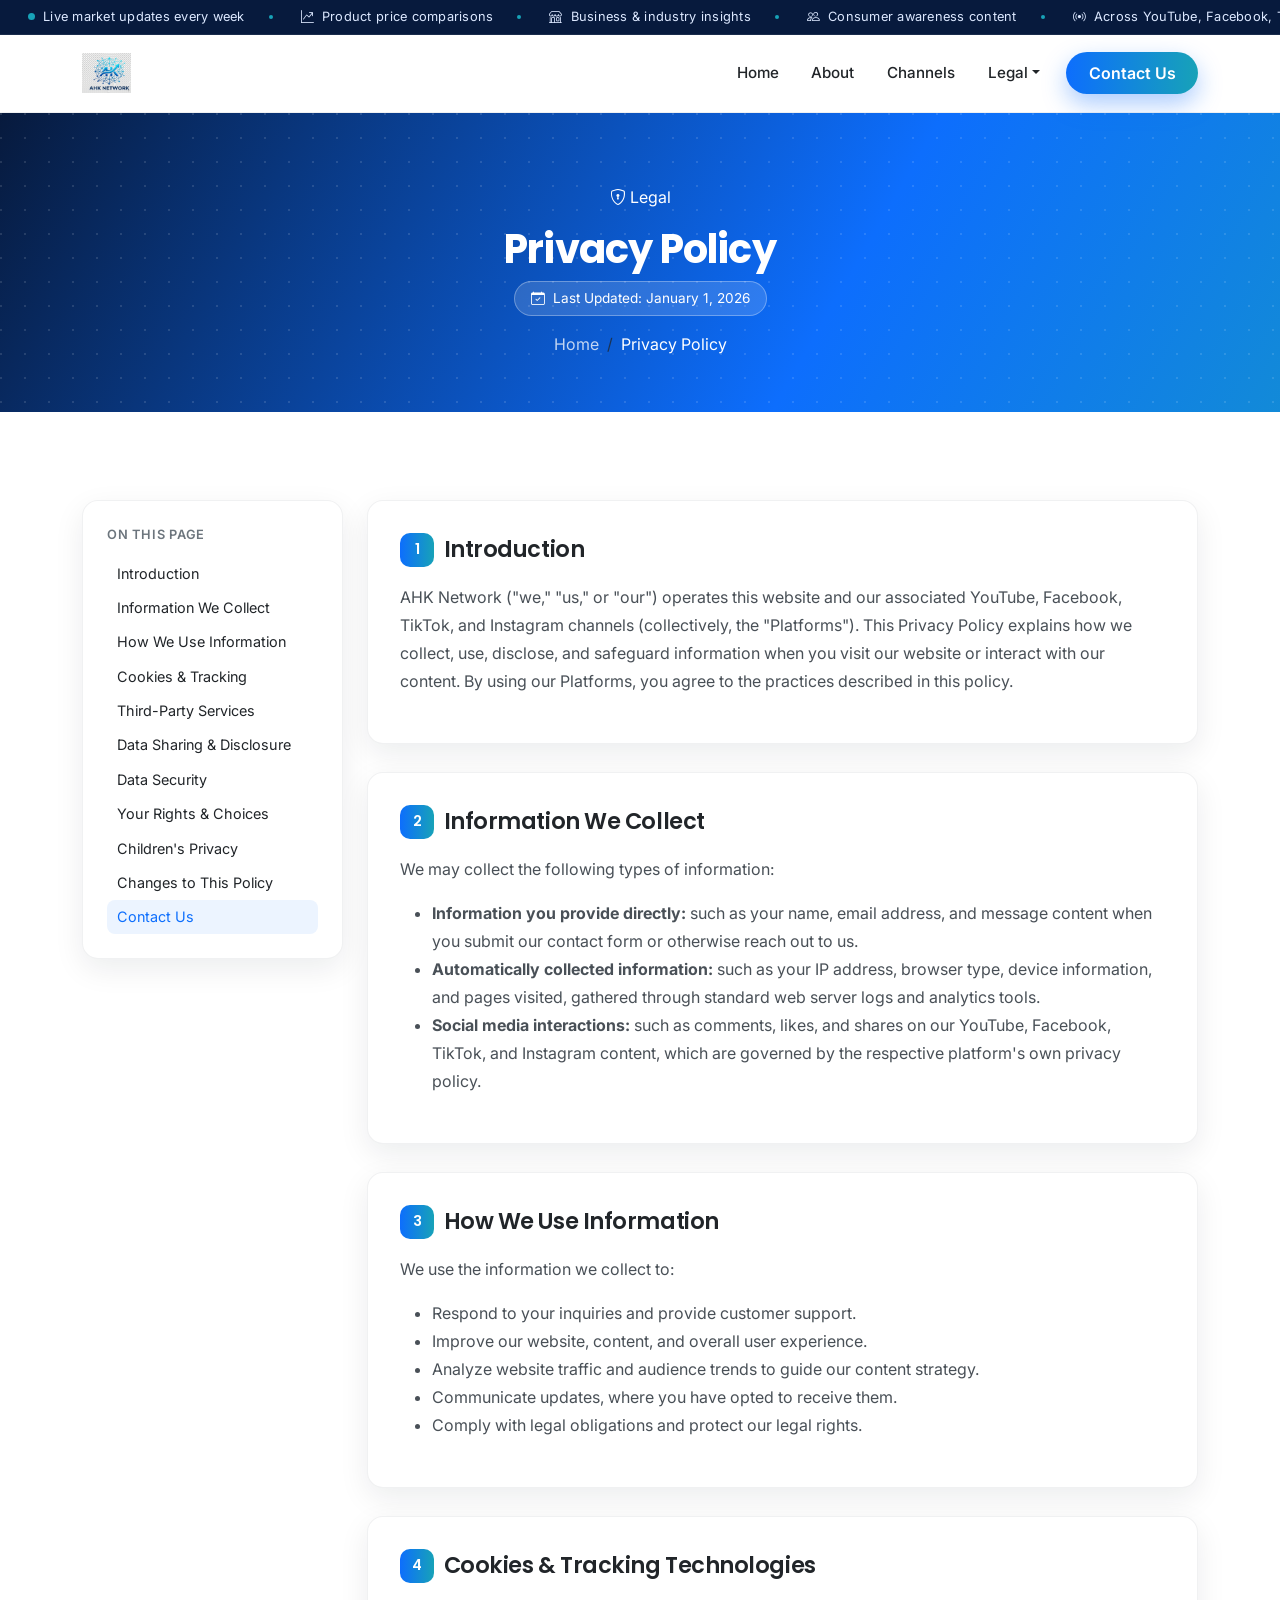
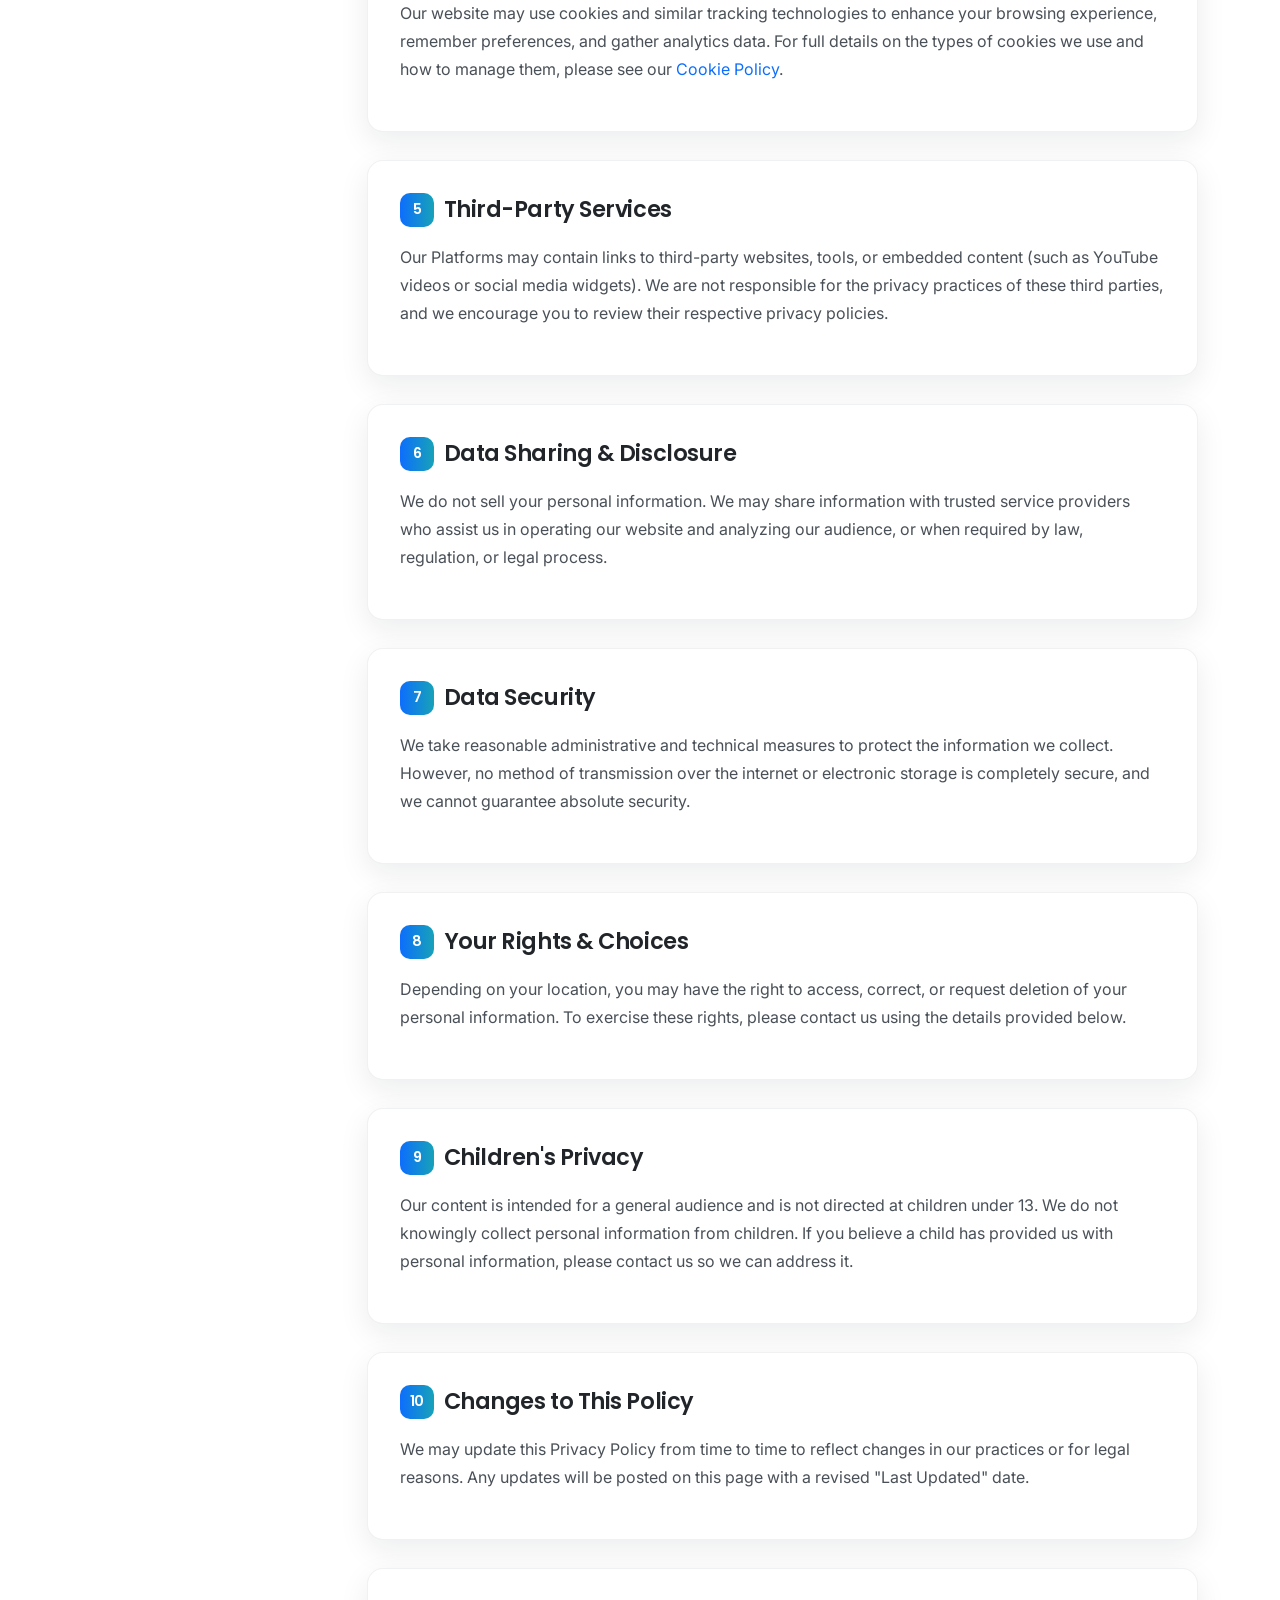
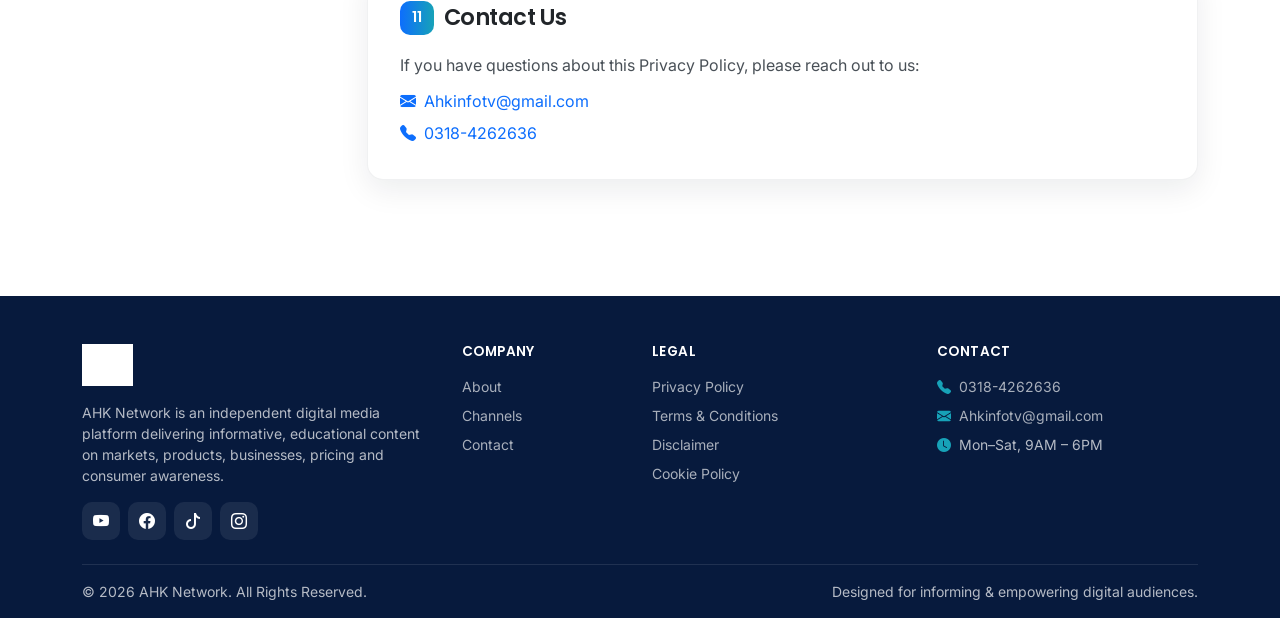
<file: privacy.html>
<!DOCTYPE html>
<html lang="en">
<head>
  <meta charset="UTF-8">
  <meta name="viewport" content="width=device-width, initial-scale=1.0">
  <title>Privacy Policy | AHK Network</title>
  <meta name="description" content="Read AHK Network's Privacy Policy to understand how we collect, use and protect information across our digital media platforms.">
  <meta name="keywords" content="AHK Network privacy policy, data protection, information collection">
  <meta name="author" content="AHK Network">
  <meta name="robots" content="index, follow">
  <link rel="canonical" href="https://www.ahknetwork.com/privacy.html">

  <!-- Open Graph -->
  <meta property="og:type" content="website">
  <meta property="og:title" content="Privacy Policy | AHK Network">
  <meta property="og:description" content="Read AHK Network's Privacy Policy to understand how we collect, use and protect information across our digital media platforms.">
  <meta property="og:image" content="https://www.ahknetwork.com/assets/images/hero.jpg">
  <meta property="og:url" content="https://www.ahknetwork.com/privacy.html">
  <meta property="og:site_name" content="AHK Network">

  <!-- Twitter Card -->
  <meta name="twitter:card" content="summary_large_image">
  <meta name="twitter:title" content="Privacy Policy | AHK Network">
  <meta name="twitter:description" content="Read AHK Network's Privacy Policy to understand how we collect, use and protect information across our digital media platforms.">
  <meta name="twitter:image" content="https://www.ahknetwork.com/assets/images/hero.jpg">

  <!-- Favicon -->
  <link rel="icon" type="image/x-icon" href="assets/images/favicon.ico">
  <link rel="shortcut icon" href="assets/images/favicon.ico">

  <!-- Google Fonts -->
  <link rel="preconnect" href="https://fonts.googleapis.com">
  <link rel="preconnect" href="https://fonts.gstatic.com" crossorigin>
  <link href="https://fonts.googleapis.com/css2?family=Poppins:wght@400;500;600;700&family=Inter:wght@400;500;600&display=swap" rel="stylesheet">

  <!-- Bootstrap 5.3.7 -->
  <link href="https://cdn.jsdelivr.net/npm/bootstrap@5.3.7/dist/css/bootstrap.min.css" rel="stylesheet">
  <!-- Bootstrap Icons -->
  <link rel="stylesheet" href="https://cdn.jsdelivr.net/npm/bootstrap-icons@1.11.3/font/bootstrap-icons.css">
  <!-- Custom Stylesheet -->
  <link rel="stylesheet" href="assets/css/style.css">

</head>
<body>
  <!-- Preloader -->
  <div id="ahk-preloader">
    <div class="ahk-spinner" role="status" aria-label="Loading"></div>
  </div>

  <!-- Skip link for accessibility -->
  <a class="visually-hidden-focusable position-absolute top-0 start-0 bg-white p-2" href="#main-content">Skip to main content</a>

  <!-- Signal Ticker -->
  <div class="ahk-ticker" aria-hidden="true">
    <div class="ticker-track">
      <span class="ticker-item"><span class="pulse-dot"></span>Live market updates every week</span>
      <span class="ticker-item"><i class="bi bi-graph-up-arrow"></i>Product price comparisons</span>
      <span class="ticker-item"><i class="bi bi-shop"></i>Business &amp; industry insights</span>
      <span class="ticker-item"><i class="bi bi-people"></i>Consumer awareness content</span>
      <span class="ticker-item"><i class="bi bi-broadcast"></i>Across YouTube, Facebook, TikTok &amp; Instagram</span>
      <!-- duplicate for seamless loop -->
      <span class="ticker-item"><span class="pulse-dot"></span>Live market updates every week</span>
      <span class="ticker-item"><i class="bi bi-graph-up-arrow"></i>Product price comparisons</span>
      <span class="ticker-item"><i class="bi bi-shop"></i>Business &amp; industry insights</span>
      <span class="ticker-item"><i class="bi bi-people"></i>Consumer awareness content</span>
      <span class="ticker-item"><i class="bi bi-broadcast"></i>Across YouTube, Facebook, TikTok &amp; Instagram</span>
    </div>
  </div>

  <!-- Navbar -->
  <nav class="navbar navbar-expand-lg sticky-top ahk-navbar">
    <div class="container">
      <a class="navbar-brand" href="index.html">
        <img src="assets/images/logo.png" alt="AHK Network Logo">
      </a>
      <button class="navbar-toggler border-0" type="button" data-bs-toggle="collapse" data-bs-target="#ahkNavMenu" aria-controls="ahkNavMenu" aria-expanded="false" aria-label="Toggle navigation">
        <i class="bi bi-list fs-1 text-primary"></i>
      </button>
      <div class="collapse navbar-collapse" id="ahkNavMenu">
        <ul class="navbar-nav ms-auto align-items-lg-center gap-1">
          <li class="nav-item"><a class="nav-link" href="index.html">Home</a></li>
          <li class="nav-item"><a class="nav-link" href="about.html">About</a></li>
          <li class="nav-item"><a class="nav-link" href="channels.html">Channels</a></li>
          <li class="nav-item dropdown">
            <a class="nav-link dropdown-toggle" href="#" id="legalDropdown" role="button" data-bs-toggle="dropdown" aria-expanded="false">Legal</a>
            <ul class="dropdown-menu dropdown-menu-end shadow border-0 rounded-3" aria-labelledby="legalDropdown">
              <li><a class="dropdown-item" href="privacy.html">Privacy Policy</a></li>
              <li><a class="dropdown-item" href="terms.html">Terms &amp; Conditions</a></li>
              <li><a class="dropdown-item" href="disclaimer.html">Disclaimer</a></li>
              <li><a class="dropdown-item" href="cookie-policy.html">Cookie Policy</a></li>
            </ul>
          </li>
          <li class="nav-item ms-lg-2 mt-2 mt-lg-0">
            <a class="btn btn-ahk-primary btn-nav-cta" href="contact.html">Contact Us</a>
          </li>
        </ul>
      </div>
    </div>
  </nav>

  <main id="main-content">

    <header class="ahk-page-hero">
      <div class="container position-relative text-center">
        <span class="hero-eyebrow mb-3"><i class="bi bi-shield-lock"></i> Legal</span>
        <h1 class="mt-3 mb-2">Privacy Policy</h1>
        <span class="legal-updated"><i class="bi bi-calendar-check"></i> Last Updated: January 1, 2026</span>
        <nav aria-label="breadcrumb" class="ahk-breadcrumb mt-3">
          <ol class="breadcrumb justify-content-center mb-0">
            <li class="breadcrumb-item"><a href="index.html">Home</a></li>
            <li class="breadcrumb-item active" aria-current="page">Privacy Policy</li>
          </ol>
        </nav>
      </div>
    </header>

    <section>
      <div class="container">
        <div class="row g-4">
          <div class="col-lg-3">
            <div class="legal-toc">
              <div class="toc-title">On This Page</div>
              <a href="#introduction">Introduction</a>
              <a href="#info-we-collect">Information We Collect</a>
              <a href="#how-we-use">How We Use Information</a>
              <a href="#cookies">Cookies &amp; Tracking</a>
              <a href="#third-party">Third-Party Services</a>
              <a href="#data-sharing">Data Sharing &amp; Disclosure</a>
              <a href="#data-security">Data Security</a>
              <a href="#your-rights">Your Rights &amp; Choices</a>
              <a href="#children">Children's Privacy</a>
              <a href="#changes">Changes to This Policy</a>
              <a href="#contact-us">Contact Us</a>
            </div>
          </div>
          <div class="col-lg-9">

            <div class="legal-section" id="introduction">
              <h2><span class="num">1</span>Introduction</h2>
              <p>AHK Network ("we," "us," or "our") operates this website and our associated YouTube, Facebook, TikTok, and Instagram channels (collectively, the "Platforms"). This Privacy Policy explains how we collect, use, disclose, and safeguard information when you visit our website or interact with our content. By using our Platforms, you agree to the practices described in this policy.</p>
            </div>

            <div class="legal-section" id="info-we-collect">
              <h2><span class="num">2</span>Information We Collect</h2>
              <p>We may collect the following types of information:</p>
              <ul>
                <li><strong>Information you provide directly:</strong> such as your name, email address, and message content when you submit our contact form or otherwise reach out to us.</li>
                <li><strong>Automatically collected information:</strong> such as your IP address, browser type, device information, and pages visited, gathered through standard web server logs and analytics tools.</li>
                <li><strong>Social media interactions:</strong> such as comments, likes, and shares on our YouTube, Facebook, TikTok, and Instagram content, which are governed by the respective platform's own privacy policy.</li>
              </ul>
            </div>

            <div class="legal-section" id="how-we-use">
              <h2><span class="num">3</span>How We Use Information</h2>
              <p>We use the information we collect to:</p>
              <ul>
                <li>Respond to your inquiries and provide customer support.</li>
                <li>Improve our website, content, and overall user experience.</li>
                <li>Analyze website traffic and audience trends to guide our content strategy.</li>
                <li>Communicate updates, where you have opted to receive them.</li>
                <li>Comply with legal obligations and protect our legal rights.</li>
              </ul>
            </div>

            <div class="legal-section" id="cookies">
              <h2><span class="num">4</span>Cookies &amp; Tracking Technologies</h2>
              <p>Our website may use cookies and similar tracking technologies to enhance your browsing experience, remember preferences, and gather analytics data. For full details on the types of cookies we use and how to manage them, please see our <a href="cookie-policy.html">Cookie Policy</a>.</p>
            </div>

            <div class="legal-section" id="third-party">
              <h2><span class="num">5</span>Third-Party Services</h2>
              <p>Our Platforms may contain links to third-party websites, tools, or embedded content (such as YouTube videos or social media widgets). We are not responsible for the privacy practices of these third parties, and we encourage you to review their respective privacy policies.</p>
            </div>

            <div class="legal-section" id="data-sharing">
              <h2><span class="num">6</span>Data Sharing &amp; Disclosure</h2>
              <p>We do not sell your personal information. We may share information with trusted service providers who assist us in operating our website and analyzing our audience, or when required by law, regulation, or legal process.</p>
            </div>

            <div class="legal-section" id="data-security">
              <h2><span class="num">7</span>Data Security</h2>
              <p>We take reasonable administrative and technical measures to protect the information we collect. However, no method of transmission over the internet or electronic storage is completely secure, and we cannot guarantee absolute security.</p>
            </div>

            <div class="legal-section" id="your-rights">
              <h2><span class="num">8</span>Your Rights &amp; Choices</h2>
              <p>Depending on your location, you may have the right to access, correct, or request deletion of your personal information. To exercise these rights, please contact us using the details provided below.</p>
            </div>

            <div class="legal-section" id="children">
              <h2><span class="num">9</span>Children's Privacy</h2>
              <p>Our content is intended for a general audience and is not directed at children under 13. We do not knowingly collect personal information from children. If you believe a child has provided us with personal information, please contact us so we can address it.</p>
            </div>

            <div class="legal-section" id="changes">
              <h2><span class="num">10</span>Changes to This Policy</h2>
              <p>We may update this Privacy Policy from time to time to reflect changes in our practices or for legal reasons. Any updates will be posted on this page with a revised "Last Updated" date.</p>
            </div>

            <div class="legal-section" id="contact-us">
              <h2><span class="num">11</span>Contact Us</h2>
              <p class="mb-2">If you have questions about this Privacy Policy, please reach out to us:</p>
              <p class="mb-1"><i class="bi bi-envelope-fill text-primary me-2"></i><a href="mailto:Ahkinfotv@gmail.com">Ahkinfotv@gmail.com</a></p>
              <p class="mb-0"><i class="bi bi-telephone-fill text-primary me-2"></i><a href="tel:03184262636">0318-4262636</a></p>
            </div>

          </div>
        </div>
      </div>
    </section>

  </main>

  <!-- Footer -->
  <footer class="ahk-footer pt-5">
    <div class="container">
      <div class="row gy-4">
        <div class="col-lg-4">
          <img src="assets/images/logo.png" alt="AHK Network" style="height:42px; filter: brightness(0) invert(1);" class="mb-3">
          <p class="small mb-3">AHK Network is an independent digital media platform delivering informative, educational content on markets, products, businesses, pricing and consumer awareness.</p>
          <div class="d-flex gap-2">
            <a href="https://youtube.com/@ahkinformationtv" target="_blank" rel="noopener" class="social-icon" aria-label="YouTube"><i class="bi bi-youtube"></i></a>
            <a href="#" target="_blank" rel="noopener" class="social-icon" aria-label="Facebook"><i class="bi bi-facebook"></i></a>
            <a href="https://www.tiktok.com/@ahkinformationtvvedios" target="_blank" rel="noopener" class="social-icon" aria-label="TikTok"><i class="bi bi-tiktok"></i></a>
            <a href="#" target="_blank" rel="noopener" class="social-icon" aria-label="Instagram"><i class="bi bi-instagram"></i></a>
          </div>
        </div>
        <div class="col-6 col-lg-2">
          <h6 class="mb-3">Company</h6>
          <ul class="list-unstyled small">
            <li class="mb-2"><a href="about.html">About</a></li>
            <li class="mb-2"><a href="channels.html">Channels</a></li>
            <li class="mb-2"><a href="contact.html">Contact</a></li>
          </ul>
        </div>
        <div class="col-6 col-lg-3">
          <h6 class="mb-3">Legal</h6>
          <ul class="list-unstyled small">
            <li class="mb-2"><a href="privacy.html">Privacy Policy</a></li>
            <li class="mb-2"><a href="terms.html">Terms &amp; Conditions</a></li>
            <li class="mb-2"><a href="disclaimer.html">Disclaimer</a></li>
            <li class="mb-2"><a href="cookie-policy.html">Cookie Policy</a></li>
          </ul>
        </div>
        <div class="col-lg-3">
          <h6 class="mb-3">Contact</h6>
          <ul class="list-unstyled small">
            <li class="mb-2"><i class="bi bi-telephone-fill me-2 text-accent"></i><a href="tel:03184262636">0318-4262636</a></li>
            <li class="mb-2"><i class="bi bi-envelope-fill me-2 text-accent"></i><a href="mailto:Ahkinfotv@gmail.com">Ahkinfotv@gmail.com</a></li>
            <li class="mb-2"><i class="bi bi-clock-fill me-2 text-accent"></i>Mon–Sat, 9AM – 6PM</li>
          </ul>
        </div>
      </div>
      <div class="footer-bottom py-3 mt-4 d-flex flex-column flex-md-row justify-content-between align-items-center gap-2">
        <p class="small mb-0">© <span class="ahk-year"><script>new Date().getFullYear();</script></span> AHK Network. All Rights Reserved.</p>
        <p class="small mb-0">Designed for informing &amp; empowering digital audiences.</p>
      </div>
    </div>
  </footer>

  <!-- Scroll to top -->
  <button id="ahk-scrolltop" aria-label="Scroll to top"><i class="bi bi-arrow-up"></i></button>

  <!-- Bootstrap Bundle -->
  <script src="https://cdn.jsdelivr.net/npm/bootstrap@5.3.7/dist/js/bootstrap.bundle.min.js"></script>
  <!-- Custom JS -->
  <script src="assets/js/script.js"></script>

</body>
</html>
</file>
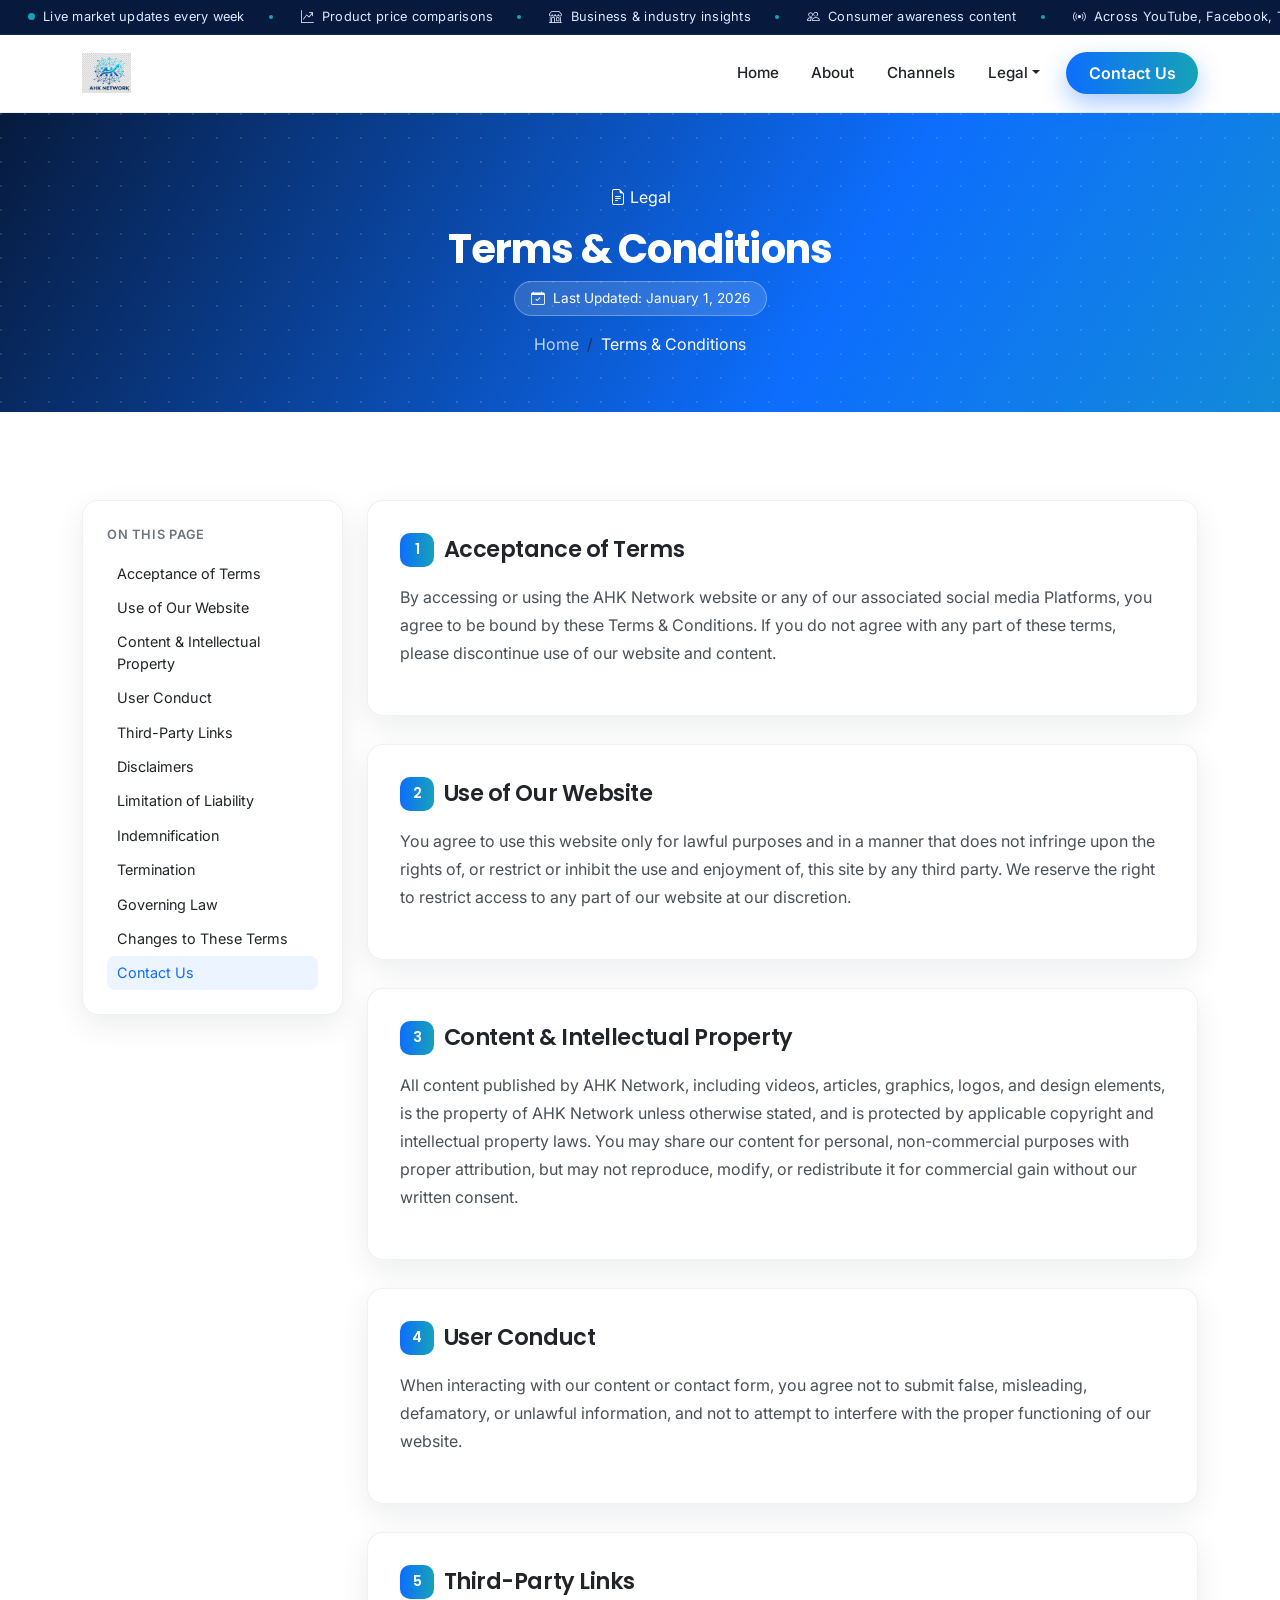
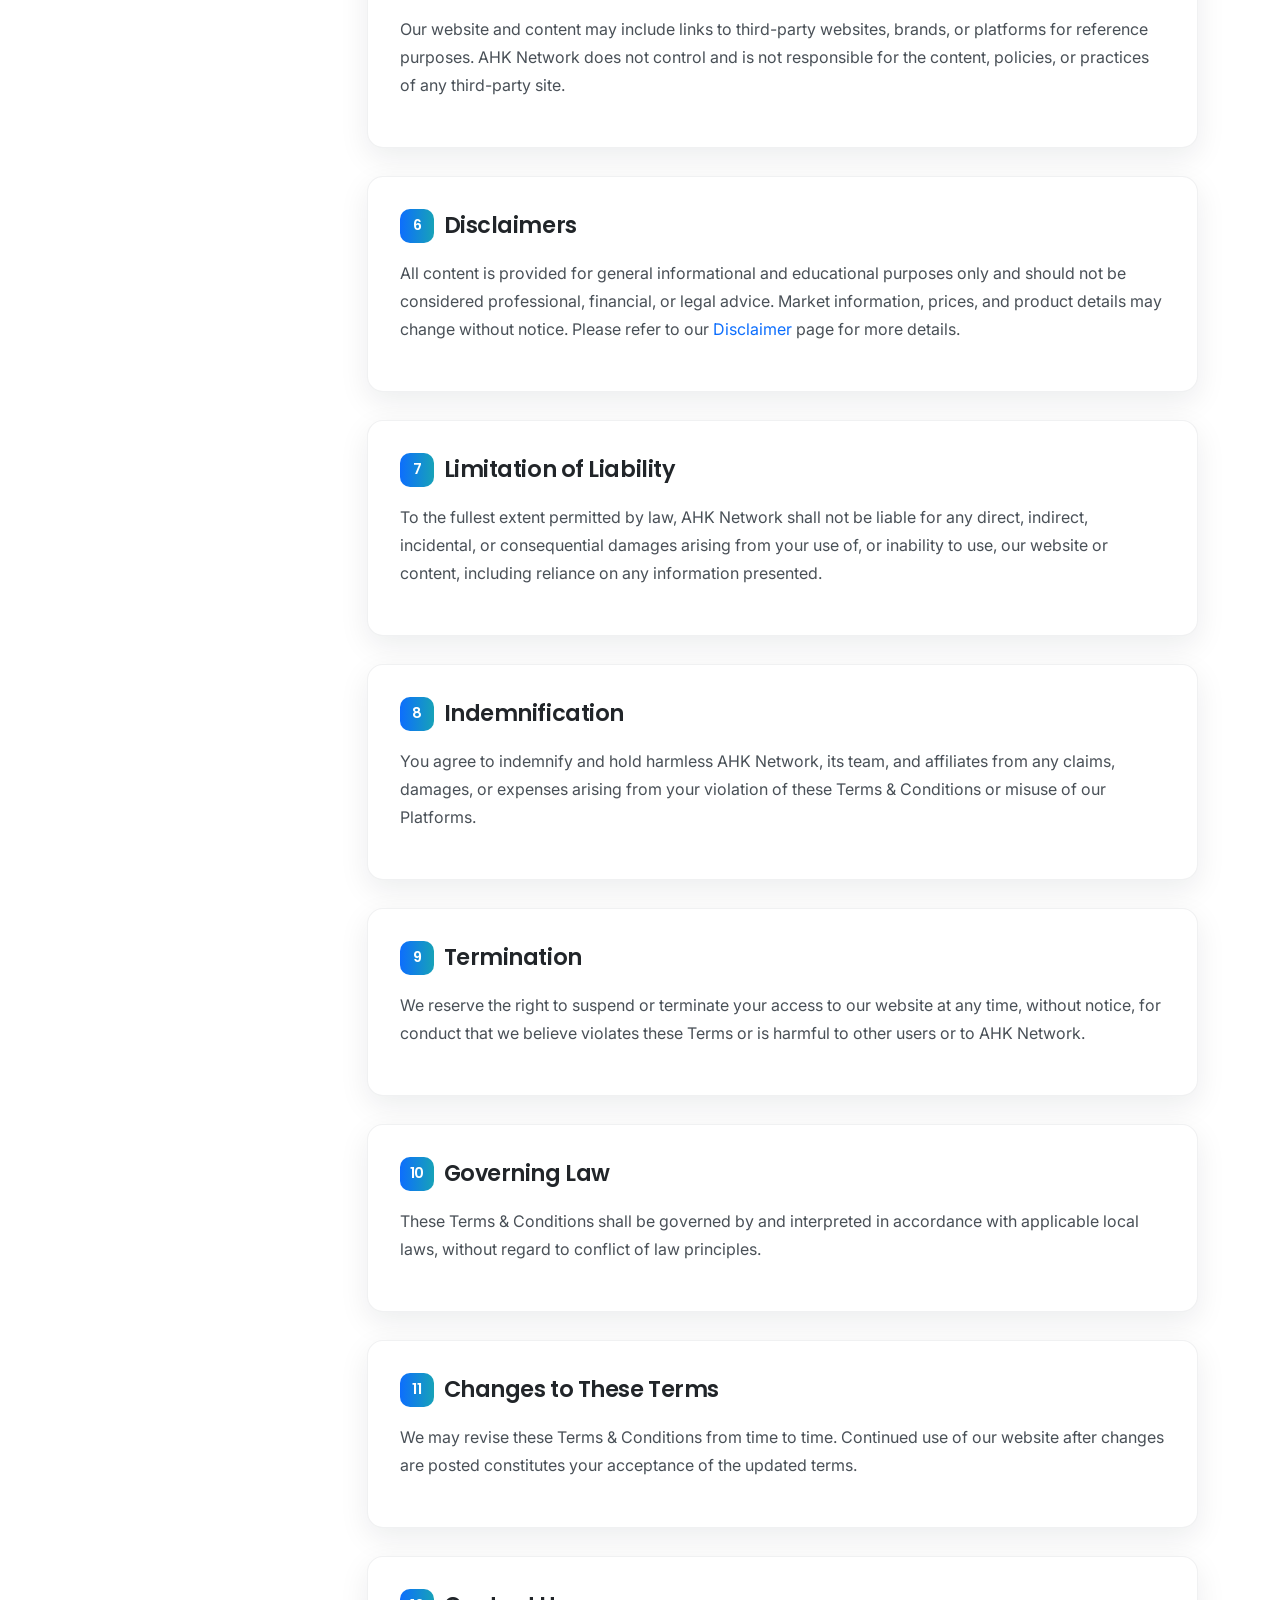
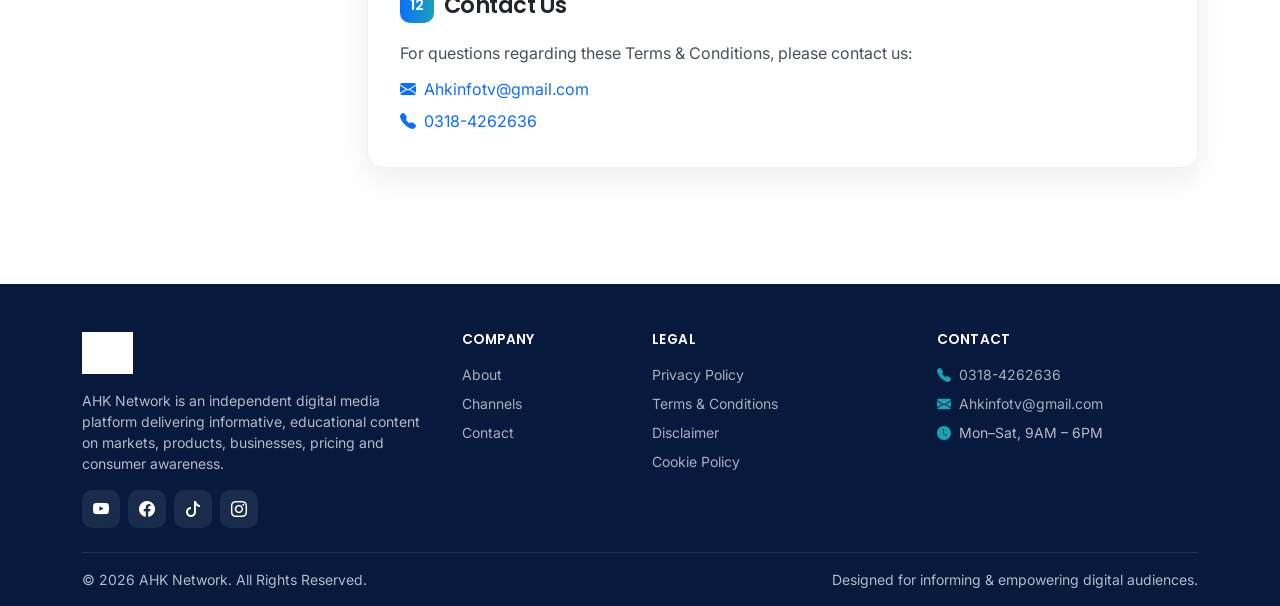
<file: terms.html>
<!DOCTYPE html>
<html lang="en">
<head>
  <meta charset="UTF-8">
  <meta name="viewport" content="width=device-width, initial-scale=1.0">
  <title>Terms & Conditions | AHK Network</title>
  <meta name="description" content="Review the Terms and Conditions governing the use of AHK Network's website and digital media platforms.">
  <meta name="keywords" content="AHK Network terms and conditions, terms of use, user agreement">
  <meta name="author" content="AHK Network">
  <meta name="robots" content="index, follow">
  <link rel="canonical" href="https://www.ahknetwork.com/terms.html">

  <!-- Open Graph -->
  <meta property="og:type" content="website">
  <meta property="og:title" content="Terms & Conditions | AHK Network">
  <meta property="og:description" content="Review the Terms and Conditions governing the use of AHK Network's website and digital media platforms.">
  <meta property="og:image" content="https://www.ahknetwork.com/assets/images/hero.jpg">
  <meta property="og:url" content="https://www.ahknetwork.com/terms.html">
  <meta property="og:site_name" content="AHK Network">

  <!-- Twitter Card -->
  <meta name="twitter:card" content="summary_large_image">
  <meta name="twitter:title" content="Terms & Conditions | AHK Network">
  <meta name="twitter:description" content="Review the Terms and Conditions governing the use of AHK Network's website and digital media platforms.">
  <meta name="twitter:image" content="https://www.ahknetwork.com/assets/images/hero.jpg">

  <!-- Favicon -->
  <link rel="icon" type="image/x-icon" href="assets/images/favicon.ico">
  <link rel="shortcut icon" href="assets/images/favicon.ico">

  <!-- Google Fonts -->
  <link rel="preconnect" href="https://fonts.googleapis.com">
  <link rel="preconnect" href="https://fonts.gstatic.com" crossorigin>
  <link href="https://fonts.googleapis.com/css2?family=Poppins:wght@400;500;600;700&family=Inter:wght@400;500;600&display=swap" rel="stylesheet">

  <!-- Bootstrap 5.3.7 -->
  <link href="https://cdn.jsdelivr.net/npm/bootstrap@5.3.7/dist/css/bootstrap.min.css" rel="stylesheet">
  <!-- Bootstrap Icons -->
  <link rel="stylesheet" href="https://cdn.jsdelivr.net/npm/bootstrap-icons@1.11.3/font/bootstrap-icons.css">
  <!-- Custom Stylesheet -->
  <link rel="stylesheet" href="assets/css/style.css">

</head>
<body>
  <!-- Preloader -->
  <div id="ahk-preloader">
    <div class="ahk-spinner" role="status" aria-label="Loading"></div>
  </div>

  <!-- Skip link for accessibility -->
  <a class="visually-hidden-focusable position-absolute top-0 start-0 bg-white p-2" href="#main-content">Skip to main content</a>

  <!-- Signal Ticker -->
  <div class="ahk-ticker" aria-hidden="true">
    <div class="ticker-track">
      <span class="ticker-item"><span class="pulse-dot"></span>Live market updates every week</span>
      <span class="ticker-item"><i class="bi bi-graph-up-arrow"></i>Product price comparisons</span>
      <span class="ticker-item"><i class="bi bi-shop"></i>Business &amp; industry insights</span>
      <span class="ticker-item"><i class="bi bi-people"></i>Consumer awareness content</span>
      <span class="ticker-item"><i class="bi bi-broadcast"></i>Across YouTube, Facebook, TikTok &amp; Instagram</span>
      <!-- duplicate for seamless loop -->
      <span class="ticker-item"><span class="pulse-dot"></span>Live market updates every week</span>
      <span class="ticker-item"><i class="bi bi-graph-up-arrow"></i>Product price comparisons</span>
      <span class="ticker-item"><i class="bi bi-shop"></i>Business &amp; industry insights</span>
      <span class="ticker-item"><i class="bi bi-people"></i>Consumer awareness content</span>
      <span class="ticker-item"><i class="bi bi-broadcast"></i>Across YouTube, Facebook, TikTok &amp; Instagram</span>
    </div>
  </div>

  <!-- Navbar -->
  <nav class="navbar navbar-expand-lg sticky-top ahk-navbar">
    <div class="container">
      <a class="navbar-brand" href="index.html">
        <img src="assets/images/logo.png" alt="AHK Network Logo">
      </a>
      <button class="navbar-toggler border-0" type="button" data-bs-toggle="collapse" data-bs-target="#ahkNavMenu" aria-controls="ahkNavMenu" aria-expanded="false" aria-label="Toggle navigation">
        <i class="bi bi-list fs-1 text-primary"></i>
      </button>
      <div class="collapse navbar-collapse" id="ahkNavMenu">
        <ul class="navbar-nav ms-auto align-items-lg-center gap-1">
          <li class="nav-item"><a class="nav-link" href="index.html">Home</a></li>
          <li class="nav-item"><a class="nav-link" href="about.html">About</a></li>
          <li class="nav-item"><a class="nav-link" href="channels.html">Channels</a></li>
          <li class="nav-item dropdown">
            <a class="nav-link dropdown-toggle" href="#" id="legalDropdown" role="button" data-bs-toggle="dropdown" aria-expanded="false">Legal</a>
            <ul class="dropdown-menu dropdown-menu-end shadow border-0 rounded-3" aria-labelledby="legalDropdown">
              <li><a class="dropdown-item" href="privacy.html">Privacy Policy</a></li>
              <li><a class="dropdown-item" href="terms.html">Terms &amp; Conditions</a></li>
              <li><a class="dropdown-item" href="disclaimer.html">Disclaimer</a></li>
              <li><a class="dropdown-item" href="cookie-policy.html">Cookie Policy</a></li>
            </ul>
          </li>
          <li class="nav-item ms-lg-2 mt-2 mt-lg-0">
            <a class="btn btn-ahk-primary btn-nav-cta" href="contact.html">Contact Us</a>
          </li>
        </ul>
      </div>
    </div>
  </nav>

  <main id="main-content">

    <header class="ahk-page-hero">
      <div class="container position-relative text-center">
        <span class="hero-eyebrow mb-3"><i class="bi bi-file-earmark-text"></i> Legal</span>
        <h1 class="mt-3 mb-2">Terms &amp; Conditions</h1>
        <span class="legal-updated"><i class="bi bi-calendar-check"></i> Last Updated: January 1, 2026</span>
        <nav aria-label="breadcrumb" class="ahk-breadcrumb mt-3">
          <ol class="breadcrumb justify-content-center mb-0">
            <li class="breadcrumb-item"><a href="index.html">Home</a></li>
            <li class="breadcrumb-item active" aria-current="page">Terms &amp; Conditions</li>
          </ol>
        </nav>
      </div>
    </header>

    <section>
      <div class="container">
        <div class="row g-4">
          <div class="col-lg-3">
            <div class="legal-toc">
              <div class="toc-title">On This Page</div>
              <a href="#acceptance">Acceptance of Terms</a>
              <a href="#use-of-site">Use of Our Website</a>
              <a href="#content-ip">Content &amp; Intellectual Property</a>
              <a href="#user-conduct">User Conduct</a>
              <a href="#third-party-links">Third-Party Links</a>
              <a href="#disclaimers">Disclaimers</a>
              <a href="#liability">Limitation of Liability</a>
              <a href="#indemnification">Indemnification</a>
              <a href="#termination">Termination</a>
              <a href="#governing-law">Governing Law</a>
              <a href="#terms-changes">Changes to These Terms</a>
              <a href="#terms-contact">Contact Us</a>
            </div>
          </div>
          <div class="col-lg-9">

            <div class="legal-section" id="acceptance">
              <h2><span class="num">1</span>Acceptance of Terms</h2>
              <p>By accessing or using the AHK Network website or any of our associated social media Platforms, you agree to be bound by these Terms &amp; Conditions. If you do not agree with any part of these terms, please discontinue use of our website and content.</p>
            </div>

            <div class="legal-section" id="use-of-site">
              <h2><span class="num">2</span>Use of Our Website</h2>
              <p>You agree to use this website only for lawful purposes and in a manner that does not infringe upon the rights of, or restrict or inhibit the use and enjoyment of, this site by any third party. We reserve the right to restrict access to any part of our website at our discretion.</p>
            </div>

            <div class="legal-section" id="content-ip">
              <h2><span class="num">3</span>Content &amp; Intellectual Property</h2>
              <p>All content published by AHK Network, including videos, articles, graphics, logos, and design elements, is the property of AHK Network unless otherwise stated, and is protected by applicable copyright and intellectual property laws. You may share our content for personal, non-commercial purposes with proper attribution, but may not reproduce, modify, or redistribute it for commercial gain without our written consent.</p>
            </div>

            <div class="legal-section" id="user-conduct">
              <h2><span class="num">4</span>User Conduct</h2>
              <p>When interacting with our content or contact form, you agree not to submit false, misleading, defamatory, or unlawful information, and not to attempt to interfere with the proper functioning of our website.</p>
            </div>

            <div class="legal-section" id="third-party-links">
              <h2><span class="num">5</span>Third-Party Links</h2>
              <p>Our website and content may include links to third-party websites, brands, or platforms for reference purposes. AHK Network does not control and is not responsible for the content, policies, or practices of any third-party site.</p>
            </div>

            <div class="legal-section" id="disclaimers">
              <h2><span class="num">6</span>Disclaimers</h2>
              <p>All content is provided for general informational and educational purposes only and should not be considered professional, financial, or legal advice. Market information, prices, and product details may change without notice. Please refer to our <a href="disclaimer.html">Disclaimer</a> page for more details.</p>
            </div>

            <div class="legal-section" id="liability">
              <h2><span class="num">7</span>Limitation of Liability</h2>
              <p>To the fullest extent permitted by law, AHK Network shall not be liable for any direct, indirect, incidental, or consequential damages arising from your use of, or inability to use, our website or content, including reliance on any information presented.</p>
            </div>

            <div class="legal-section" id="indemnification">
              <h2><span class="num">8</span>Indemnification</h2>
              <p>You agree to indemnify and hold harmless AHK Network, its team, and affiliates from any claims, damages, or expenses arising from your violation of these Terms &amp; Conditions or misuse of our Platforms.</p>
            </div>

            <div class="legal-section" id="termination">
              <h2><span class="num">9</span>Termination</h2>
              <p>We reserve the right to suspend or terminate your access to our website at any time, without notice, for conduct that we believe violates these Terms or is harmful to other users or to AHK Network.</p>
            </div>

            <div class="legal-section" id="governing-law">
              <h2><span class="num">10</span>Governing Law</h2>
              <p>These Terms &amp; Conditions shall be governed by and interpreted in accordance with applicable local laws, without regard to conflict of law principles.</p>
            </div>

            <div class="legal-section" id="terms-changes">
              <h2><span class="num">11</span>Changes to These Terms</h2>
              <p>We may revise these Terms &amp; Conditions from time to time. Continued use of our website after changes are posted constitutes your acceptance of the updated terms.</p>
            </div>

            <div class="legal-section" id="terms-contact">
              <h2><span class="num">12</span>Contact Us</h2>
              <p class="mb-2">For questions regarding these Terms &amp; Conditions, please contact us:</p>
              <p class="mb-1"><i class="bi bi-envelope-fill text-primary me-2"></i><a href="mailto:Ahkinfotv@gmail.com">Ahkinfotv@gmail.com</a></p>
              <p class="mb-0"><i class="bi bi-telephone-fill text-primary me-2"></i><a href="tel:03184262636">0318-4262636</a></p>
            </div>

          </div>
        </div>
      </div>
    </section>

  </main>

  <!-- Footer -->
  <footer class="ahk-footer pt-5">
    <div class="container">
      <div class="row gy-4">
        <div class="col-lg-4">
          <img src="assets/images/logo.png" alt="AHK Network" style="height:42px; filter: brightness(0) invert(1);" class="mb-3">
          <p class="small mb-3">AHK Network is an independent digital media platform delivering informative, educational content on markets, products, businesses, pricing and consumer awareness.</p>
          <div class="d-flex gap-2">
            <a href="https://youtube.com/@ahkinformationtv" target="_blank" rel="noopener" class="social-icon" aria-label="YouTube"><i class="bi bi-youtube"></i></a>
            <a href="#" target="_blank" rel="noopener" class="social-icon" aria-label="Facebook"><i class="bi bi-facebook"></i></a>
            <a href="https://www.tiktok.com/@ahkinformationtvvedios" target="_blank" rel="noopener" class="social-icon" aria-label="TikTok"><i class="bi bi-tiktok"></i></a>
            <a href="#" target="_blank" rel="noopener" class="social-icon" aria-label="Instagram"><i class="bi bi-instagram"></i></a>
          </div>
        </div>
        <div class="col-6 col-lg-2">
          <h6 class="mb-3">Company</h6>
          <ul class="list-unstyled small">
            <li class="mb-2"><a href="about.html">About</a></li>
            <li class="mb-2"><a href="channels.html">Channels</a></li>
            <li class="mb-2"><a href="contact.html">Contact</a></li>
          </ul>
        </div>
        <div class="col-6 col-lg-3">
          <h6 class="mb-3">Legal</h6>
          <ul class="list-unstyled small">
            <li class="mb-2"><a href="privacy.html">Privacy Policy</a></li>
            <li class="mb-2"><a href="terms.html">Terms &amp; Conditions</a></li>
            <li class="mb-2"><a href="disclaimer.html">Disclaimer</a></li>
            <li class="mb-2"><a href="cookie-policy.html">Cookie Policy</a></li>
          </ul>
        </div>
        <div class="col-lg-3">
          <h6 class="mb-3">Contact</h6>
          <ul class="list-unstyled small">
            <li class="mb-2"><i class="bi bi-telephone-fill me-2 text-accent"></i><a href="tel:03184262636">0318-4262636</a></li>
            <li class="mb-2"><i class="bi bi-envelope-fill me-2 text-accent"></i><a href="mailto:Ahkinfotv@gmail.com">Ahkinfotv@gmail.com</a></li>
            <li class="mb-2"><i class="bi bi-clock-fill me-2 text-accent"></i>Mon–Sat, 9AM – 6PM</li>
          </ul>
        </div>
      </div>
      <div class="footer-bottom py-3 mt-4 d-flex flex-column flex-md-row justify-content-between align-items-center gap-2">
        <p class="small mb-0">© <span class="ahk-year"><script>new Date().getFullYear();</script></span> AHK Network. All Rights Reserved.</p>
        <p class="small mb-0">Designed for informing &amp; empowering digital audiences.</p>
      </div>
    </div>
  </footer>

  <!-- Scroll to top -->
  <button id="ahk-scrolltop" aria-label="Scroll to top"><i class="bi bi-arrow-up"></i></button>

  <!-- Bootstrap Bundle -->
  <script src="https://cdn.jsdelivr.net/npm/bootstrap@5.3.7/dist/js/bootstrap.bundle.min.js"></script>
  <!-- Custom JS -->
  <script src="assets/js/script.js"></script>

</body>
</html>
</file>
<file: assets/css/style.css>
/* =========================================================
   AHK NETWORK — Custom Stylesheet
   Tokens: Primary #0d6efd | Dark #212529 | Light #f8f9fa
           White #ffffff | Accent #17a2b8
   Display font: Poppins | Body font: Inter
========================================================= */

:root{
  --ahk-primary: #0d6efd;
  --ahk-primary-dark: #0a4fc4;
  --ahk-navy: #071a3d;
  --ahk-dark: #212529;
  --ahk-light: #f8f9fa;
  --ahk-white: #ffffff;
  --ahk-accent: #17a2b8;
  --ahk-accent-dark: #12808f;
  --ahk-muted: #6c757d;
  --ahk-gradient-hero: linear-gradient(120deg, var(--ahk-navy) 0%, var(--ahk-primary) 65%, var(--ahk-accent) 130%);
  --ahk-gradient-brand: linear-gradient(90deg, var(--ahk-primary) 0%, var(--ahk-accent) 100%);
  --ahk-radius: 16px;
  --ahk-radius-sm: 10px;
  --ahk-shadow: 0 10px 30px rgba(13, 20, 40, 0.08);
  --ahk-shadow-hover: 0 20px 45px rgba(13, 20, 40, 0.15);
  --ahk-transition: all .35s cubic-bezier(.2,.7,.3,1);
}

/* =========================================================
   BASE
========================================================= */
html{ scroll-behavior: smooth; }

body{
  font-family: 'Inter', 'Poppins', sans-serif;
  color: var(--ahk-dark);
  background-color: var(--ahk-white);
  overflow-x: hidden;
}

h1,h2,h3,h4,h5,h6, .font-display{
  font-family: 'Poppins', sans-serif;
  font-weight: 600;
  letter-spacing: -0.02em;
}

a{ text-decoration: none; }

::selection{ background: var(--ahk-primary); color: #fff; }

.text-accent{ color: var(--ahk-accent) !important; }
.text-gradient{
  background: var(--ahk-gradient-brand);
  -webkit-background-clip: text;
  background-clip: text;
  color: transparent;
}
.bg-gradient-brand{ background: var(--ahk-gradient-brand); }
.bg-navy{ background-color: var(--ahk-navy); }
.section-light{ background-color: var(--ahk-light); }

.eyebrow{
  display:inline-flex; align-items:center; gap:.5rem;
  font-size: .78rem; font-weight: 600; letter-spacing: .12em;
  text-transform: uppercase; color: var(--ahk-accent);
  margin-bottom: .75rem;
}
.eyebrow::before{
  content:""; width: 22px; height: 2px; background: var(--ahk-accent); display:inline-block;
}

section{ padding: 5.5rem 0; }
@media (max-width: 767.98px){ section{ padding: 3.5rem 0; } }

/* =========================================================
   PRELOADER
========================================================= */
#ahk-preloader{
  position: fixed; inset: 0; z-index: 3000;
  background: var(--ahk-navy);
  display:flex; align-items:center; justify-content:center;
  transition: opacity .5s ease, visibility .5s ease;
}
#ahk-preloader.loaded{ opacity: 0; visibility: hidden; }
.ahk-spinner{
  width: 54px; height: 54px; border-radius: 50%;
  border: 4px solid rgba(255,255,255,.15);
  border-top-color: var(--ahk-accent);
  animation: ahkspin 0.9s linear infinite;
}
@keyframes ahkspin{ to{ transform: rotate(360deg); } }

/* =========================================================
   NAVBAR
========================================================= */
.ahk-navbar{
  background: rgba(255,255,255,.85);
  backdrop-filter: saturate(180%) blur(14px);
  -webkit-backdrop-filter: saturate(180%) blur(14px);
  transition: var(--ahk-transition);
  padding-top: .85rem; padding-bottom: .85rem;
  border-bottom: 1px solid rgba(13,20,40,.06);
}
.ahk-navbar.scrolled{
  padding-top: .5rem; padding-bottom: .5rem;
  box-shadow: 0 8px 24px rgba(13,20,40,.08);
}
.ahk-navbar .navbar-brand img{ height: 40px; width:auto; transition: var(--ahk-transition); }
.ahk-navbar.scrolled .navbar-brand img{ height: 34px; }

.ahk-navbar .nav-link{
  font-weight: 500; color: var(--ahk-dark); font-size: .95rem;
  padding: .5rem .9rem !important; position: relative; border-radius: 999px;
  transition: var(--ahk-transition);
}
.ahk-navbar .nav-link:hover, .ahk-navbar .nav-link.active{
  color: var(--ahk-primary);
  background: rgba(13,110,253,.08);
}
.ahk-navbar .btn-nav-cta{
  border-radius: 999px; padding: .55rem 1.4rem; font-weight: 600;
}

/* Ticker bar under navbar - signature "signal" motif */
.ahk-ticker{
  background: var(--ahk-navy);
  color: #dce8ff;
  overflow: hidden;
  white-space: nowrap;
  font-size: .8rem;
  letter-spacing: .02em;
  border-bottom: 1px solid rgba(255,255,255,.08);
}
.ahk-ticker .ticker-track{
  display: inline-flex;
  align-items: center;
  animation: ahkticker 32s linear infinite;
  padding: .45rem 0;
}
.ahk-ticker .ticker-item{
  display:inline-flex; align-items:center; gap:.5rem;
  padding: 0 1.75rem; position: relative;
}
.ahk-ticker .ticker-item::after{
  content:""; position:absolute; right:0; top:50%; transform:translateY(-50%);
  width:4px; height:4px; border-radius:50%; background: var(--ahk-accent);
}
.ahk-ticker .pulse-dot{
  width:7px; height:7px; border-radius:50%; background: var(--ahk-accent);
  box-shadow: 0 0 0 0 rgba(23,162,184,.7);
  animation: pulseDot 1.8s infinite;
  flex: none;
}
@keyframes pulseDot{
  0%{ box-shadow: 0 0 0 0 rgba(23,162,184,.55); }
  70%{ box-shadow: 0 0 0 8px rgba(23,162,184,0); }
  100%{ box-shadow: 0 0 0 0 rgba(23,162,184,0); }
}
@keyframes ahkticker{
  0%{ transform: translateX(0); }
  100%{ transform: translateX(-50%); }
}
@media (prefers-reduced-motion: reduce){
  .ahk-ticker .ticker-track{ animation: none; }
  .pulse-dot{ animation: none; }
}

/* =========================================================
   HERO
========================================================= */
.ahk-hero{
  position: relative;
  background: var(--ahk-gradient-hero);
  color: #fff;
  padding: 6rem 0 7rem;
  overflow: hidden;
}
.ahk-hero::before{
  content:"";
  position:absolute; inset:0;
  background-image: radial-gradient(circle at 1px 1px, rgba(255,255,255,.14) 1px, transparent 1px);
  background-size: 26px 26px;
  opacity: .5;
  pointer-events:none;
}
.ahk-hero .hero-eyebrow{
  display:inline-flex; align-items:center; gap:.6rem;
  background: rgba(255,255,255,.12);
  border: 1px solid rgba(255,255,255,.25);
  padding: .4rem 1rem; border-radius: 999px;
  font-size: .8rem; font-weight:600; letter-spacing:.04em;
  backdrop-filter: blur(6px);
}
.ahk-hero h1{
  font-size: clamp(2.4rem, 5vw, 3.7rem);
  font-weight: 700; line-height: 1.08;
}
.ahk-hero .lead{
  font-size: clamp(1.05rem, 1.6vw, 1.25rem);
  color: rgba(255,255,255,.85);
  max-width: 560px;
}
.ahk-hero .hero-media{
  position: relative; border-radius: 24px; overflow: hidden;
  box-shadow: 0 30px 60px rgba(0,0,0,.35);
  transform: perspective(1000px) rotateY(-4deg) rotateX(1deg);
  transition: transform .6s ease;
}
.ahk-hero .hero-media:hover{ transform: perspective(1000px) rotateY(0) rotateX(0); }
.ahk-hero .hero-media img{ width:100%; height:100%; object-fit: cover; display:block; }

.btn-ahk-primary{
  background: var(--ahk-gradient-brand); color:#fff; border:none;
  font-weight: 600; padding: .8rem 1.9rem; border-radius: 999px;
  box-shadow: 0 10px 25px rgba(13,110,253,.35);
  transition: var(--ahk-transition);
}
.btn-ahk-primary:hover{ transform: translateY(-3px); box-shadow: 0 16px 32px rgba(13,110,253,.45); color:#fff; }

.btn-ahk-outline-light{
  border: 1.5px solid rgba(255,255,255,.55); color:#fff;
  font-weight: 600; padding: .8rem 1.9rem; border-radius: 999px;
  transition: var(--ahk-transition); background: transparent;
}
.btn-ahk-outline-light:hover{ background: rgba(255,255,255,.14); color:#fff; border-color:#fff; transform: translateY(-3px); }

.btn-ahk-outline{
  border: 1.5px solid var(--ahk-primary); color: var(--ahk-primary);
  font-weight:600; padding: .75rem 1.7rem; border-radius: 999px;
  transition: var(--ahk-transition); background: transparent;
}
.btn-ahk-outline:hover{ background: var(--ahk-primary); color:#fff; transform: translateY(-3px); }

/* small page hero (inner pages) */
.ahk-page-hero{
  background: var(--ahk-gradient-hero);
  color:#fff; padding: 4.5rem 0 3.5rem; position: relative; overflow:hidden;
}
.ahk-page-hero::before{
  content:""; position:absolute; inset:0;
  background-image: radial-gradient(circle at 1px 1px, rgba(255,255,255,.12) 1px, transparent 1px);
  background-size: 24px 24px;
}
.ahk-page-hero h1{ font-weight:700; }
.ahk-breadcrumb a{ color: rgba(255,255,255,.75); }
.ahk-breadcrumb a:hover{ color:#fff; }
.ahk-breadcrumb .active{ color:#fff; }

/* =========================================================
   STAT CARDS
========================================================= */
.stat-card{
  background: #fff; border-radius: var(--ahk-radius);
  padding: 2rem 1.5rem; text-align:center;
  box-shadow: var(--ahk-shadow);
  border: 1px solid rgba(13,20,40,.05);
  transition: var(--ahk-transition);
  height: 100%;
}
.stat-card:hover{ transform: translateY(-8px); box-shadow: var(--ahk-shadow-hover); }
.stat-card .stat-icon{
  width:56px; height:56px; border-radius: 14px;
  display:flex; align-items:center; justify-content:center;
  background: var(--ahk-gradient-brand); color:#fff; font-size:1.4rem;
  margin: 0 auto 1rem;
}
.stat-card .stat-number{
  font-family:'Poppins',sans-serif; font-weight:700; font-size:2.2rem; color: var(--ahk-dark);
}
.stat-card .stat-label{ color: var(--ahk-muted); font-size:.92rem; font-weight:500; }

/* =========================================================
   GENERIC CARDS
========================================================= */
.ahk-card{
  background:#fff; border-radius: var(--ahk-radius);
  border: 1px solid rgba(13,20,40,.06);
  box-shadow: var(--ahk-shadow);
  transition: var(--ahk-transition);
  overflow:hidden; height:100%;
}
.ahk-card:hover{ transform: translateY(-6px); box-shadow: var(--ahk-shadow-hover); }
.ahk-card .card-body{ padding: 1.75rem; }

.icon-tile{
  width:52px; height:52px; border-radius:14px;
  display:flex; align-items:center; justify-content:center;
  font-size:1.3rem; color:#fff; background: var(--ahk-gradient-brand);
  margin-bottom:1rem;
}

.platform-card{
  text-align:center; padding: 2.2rem 1.4rem;
}
.platform-card .platform-icon{
  width:72px; height:72px; border-radius:50%;
  display:flex; align-items:center; justify-content:center;
  font-size:2rem; color:#fff; margin: 0 auto 1.1rem;
  transition: var(--ahk-transition);
}
.platform-card:hover .platform-icon{ transform: scale(1.08) rotate(-4deg); }
.platform-card.youtube .platform-icon{ background: linear-gradient(135deg,#ff0000,#ff5f5f); }
.platform-card.facebook .platform-icon{ background: linear-gradient(135deg,#1877f2,#4da3ff); }
.platform-card.tiktok .platform-icon{ background: linear-gradient(135deg,#000000,#25f4ee); }
.platform-card.instagram .platform-icon{ background: linear-gradient(135deg,#f58529,#dd2a7b,#8134af); }

/* channel cards */
.channel-card{
  border-radius: var(--ahk-radius); overflow:hidden; background:#fff;
  box-shadow: var(--ahk-shadow); border:1px solid rgba(13,20,40,.06);
  transition: var(--ahk-transition); height:100%;
}
.channel-card:hover{ transform: translateY(-8px); box-shadow: var(--ahk-shadow-hover); }
.channel-card .channel-cover{
  height: 150px; position:relative;
  display:flex; align-items:center; justify-content:center; color:#fff; font-size:2.4rem;
}
.channel-card .channel-cover.yt{ background: linear-gradient(135deg,#ff0000,#7a0000); }
.channel-card .channel-cover.fb{ background: linear-gradient(135deg,#1877f2,#0a3f8f); }
.channel-card .channel-cover.tt{ background: linear-gradient(135deg,#111,#00d9d0); }
.channel-card .channel-cover.ig{ background: linear-gradient(135deg,#f58529,#8134af); }
.channel-card .badge-platform{
  position:absolute; top:12px; right:12px; background: rgba(255,255,255,.92);
  color:#212529; font-weight:600; font-size:.7rem; padding:.3rem .65rem; border-radius:999px;
}
.channel-card .card-body{ padding: 1.5rem; }
.channel-card h5{ font-weight:600; }
.channel-card .channel-link{ color: var(--ahk-muted); font-size:.85rem; word-break: break-all; }

/* Service cards */
.service-card{ padding: 2rem 1.6rem; }
.service-card .icon-tile{
  background: rgba(13,110,253,.08); color: var(--ahk-primary);
}
.service-card:hover .icon-tile{ background: var(--ahk-gradient-brand); color:#fff; }

/* =========================================================
   CTA
========================================================= */
.ahk-cta{
  background: var(--ahk-gradient-brand);
  border-radius: 28px;
  color:#fff; padding: 3.5rem 2.5rem; position:relative; overflow:hidden;
}
.ahk-cta::after{
  content:""; position:absolute; right:-60px; top:-60px; width:220px; height:220px;
  border-radius:50%; background: rgba(255,255,255,.12);
}

/* =========================================================
   FOOTER
========================================================= */
.ahk-footer{ background: var(--ahk-navy); color: rgba(255,255,255,.7); }
.ahk-footer h6{ color:#fff; font-weight:600; letter-spacing:.03em; text-transform:uppercase; font-size:.85rem; }
.ahk-footer a{ color: rgba(255,255,255,.65); transition: var(--ahk-transition); }
.ahk-footer a:hover{ color: var(--ahk-accent); padding-left:3px; }
.ahk-footer .social-icon{
  width:38px; height:38px; border-radius:10px; background: rgba(255,255,255,.08);
  display:flex; align-items:center; justify-content:center; color:#fff;
  transition: var(--ahk-transition);
}
.ahk-footer .social-icon:hover{ background: var(--ahk-gradient-brand); transform: translateY(-3px); }
.ahk-footer .footer-bottom{ border-top: 1px solid rgba(255,255,255,.1); }

/* =========================================================
   SCROLL TO TOP
========================================================= */
#ahk-scrolltop{
  position: fixed; bottom: 24px; right: 24px; z-index: 1000;
  width: 46px; height: 46px; border-radius: 50%;
  background: var(--ahk-gradient-brand); color:#fff; border:none;
  display:flex; align-items:center; justify-content:center;
  box-shadow: 0 10px 25px rgba(13,110,253,.4);
  opacity:0; visibility:hidden; transform: translateY(15px);
  transition: var(--ahk-transition);
}
#ahk-scrolltop.show{ opacity:1; visibility:visible; transform: translateY(0); }
#ahk-scrolltop:hover{ transform: translateY(-4px); }

/* =========================================================
   FORMS
========================================================= */
.ahk-form .form-control, .ahk-form .form-select{
  border-radius: var(--ahk-radius-sm); padding: .75rem 1rem;
  border: 1.5px solid #e6e9ee; font-size:.95rem;
}
.ahk-form .form-control:focus, .ahk-form .form-select:focus{
  border-color: var(--ahk-primary); box-shadow: 0 0 0 .2rem rgba(13,110,253,.12);
}
.ahk-form label{ font-weight:600; font-size:.88rem; margin-bottom:.35rem; }

.contact-info-card{
  background:#fff; border-radius: var(--ahk-radius);
  box-shadow: var(--ahk-shadow); padding: 1.5rem; border:1px solid rgba(13,20,40,.06);
  display:flex; gap:1rem; align-items:flex-start; height:100%;
}
.contact-info-card .icon-tile{ margin-bottom:0; flex:none; }

.map-placeholder{
  border-radius: var(--ahk-radius); overflow:hidden; height: 340px;
  background: linear-gradient(135deg,#e9eef5,#dfe7f0);
  display:flex; align-items:center; justify-content:center;
  color: var(--ahk-muted); border:1px solid rgba(13,20,40,.06);
  position: relative;
}

/* =========================================================
   LEGAL PAGES (Privacy / Terms / Cookie / Disclaimer)
========================================================= */
.legal-toc{
  background:#fff; border-radius: var(--ahk-radius);
  border:1px solid rgba(13,20,40,.06); box-shadow: var(--ahk-shadow);
  padding: 1.5rem; position: sticky; top: 110px;
}
.legal-toc .toc-title{ font-weight:600; font-size:.8rem; text-transform:uppercase; letter-spacing:.06em; color: var(--ahk-muted); margin-bottom:.75rem; }
.legal-toc a{
  display:block; padding: .4rem .6rem; border-radius: 8px; color: var(--ahk-dark);
  font-size:.9rem; transition: var(--ahk-transition);
}
.legal-toc a:hover, .legal-toc a.active{ background: rgba(13,110,253,.08); color: var(--ahk-primary); }

.legal-section{
  background:#fff; border-radius: var(--ahk-radius); border:1px solid rgba(13,20,40,.06);
  box-shadow: var(--ahk-shadow); padding: 2rem; margin-bottom: 1.75rem; scroll-margin-top: 110px;
}
.legal-section h2{
  font-size:1.4rem; display:flex; align-items:center; gap:.6rem; margin-bottom:1rem;
}
.legal-section h2 .num{
  background: var(--ahk-gradient-brand); color:#fff; width:34px; height:34px; border-radius:10px;
  display:flex; align-items:center; justify-content:center; font-size:.9rem; flex:none;
}
.legal-section p, .legal-section li{ color:#495057; line-height:1.75; }
.legal-updated{
  display:inline-flex; align-items:center; gap:.5rem; background: rgba(255,255,255,.14);
  border:1px solid rgba(255,255,255,.3); padding:.4rem 1rem; border-radius:999px; font-size:.85rem;
}

/* =========================================================
   404 PAGE
========================================================= */
.error-page{
  min-height: 80vh; display:flex; align-items:center;
  background: var(--ahk-gradient-hero); color:#fff; position:relative; overflow:hidden;
}
.error-page::before{
  content:""; position:absolute; inset:0;
  background-image: radial-gradient(circle at 1px 1px, rgba(255,255,255,.12) 1px, transparent 1px);
  background-size: 26px 26px;
}
.error-code{
  font-family:'Poppins',sans-serif; font-weight:700; font-size: clamp(6rem, 18vw, 11rem);
  line-height: .9; background: linear-gradient(90deg,#fff,#bcd6ff);
  -webkit-background-clip:text; background-clip:text; color:transparent;
}

/* =========================================================
   FADE / REVEAL ANIMATIONS
========================================================= */
.reveal{ opacity:0; transform: translateY(24px); transition: opacity .7s ease, transform .7s ease; }
.reveal.in-view{ opacity:1; transform: translateY(0); }
@media (prefers-reduced-motion: reduce){
  .reveal{ opacity:1; transform:none; transition:none; }
}

/* utility */
.section-title{ font-weight:700; font-size: clamp(1.7rem, 3vw, 2.4rem); }
.divider-brand{ width:64px; height:4px; border-radius:4px; background: var(--ahk-gradient-brand); }

/* table responsiveness */
.table-responsive-card table{ margin-bottom:0; }
.table-responsive-card th{ background: var(--ahk-light); }

@media (max-width: 991.98px){
  .legal-toc{ position: static; margin-bottom: 1.5rem; }
}
</file>
